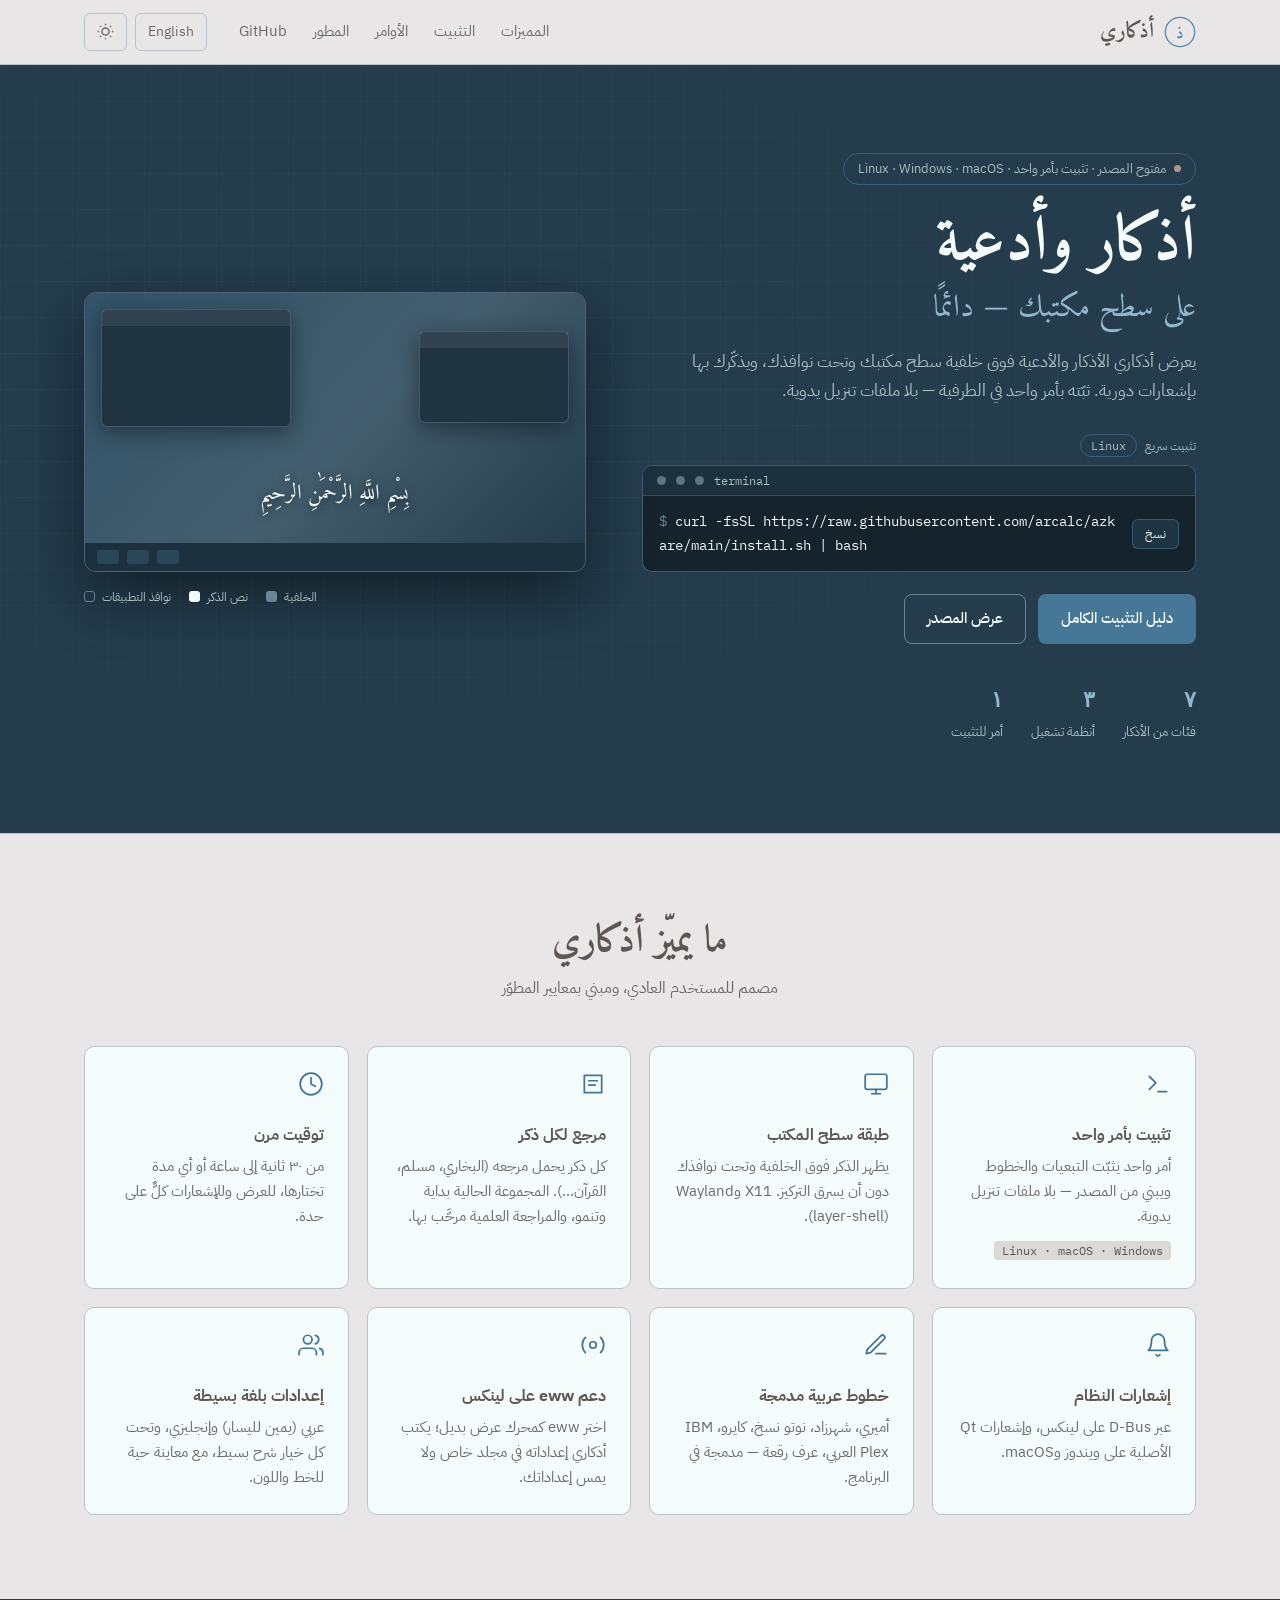
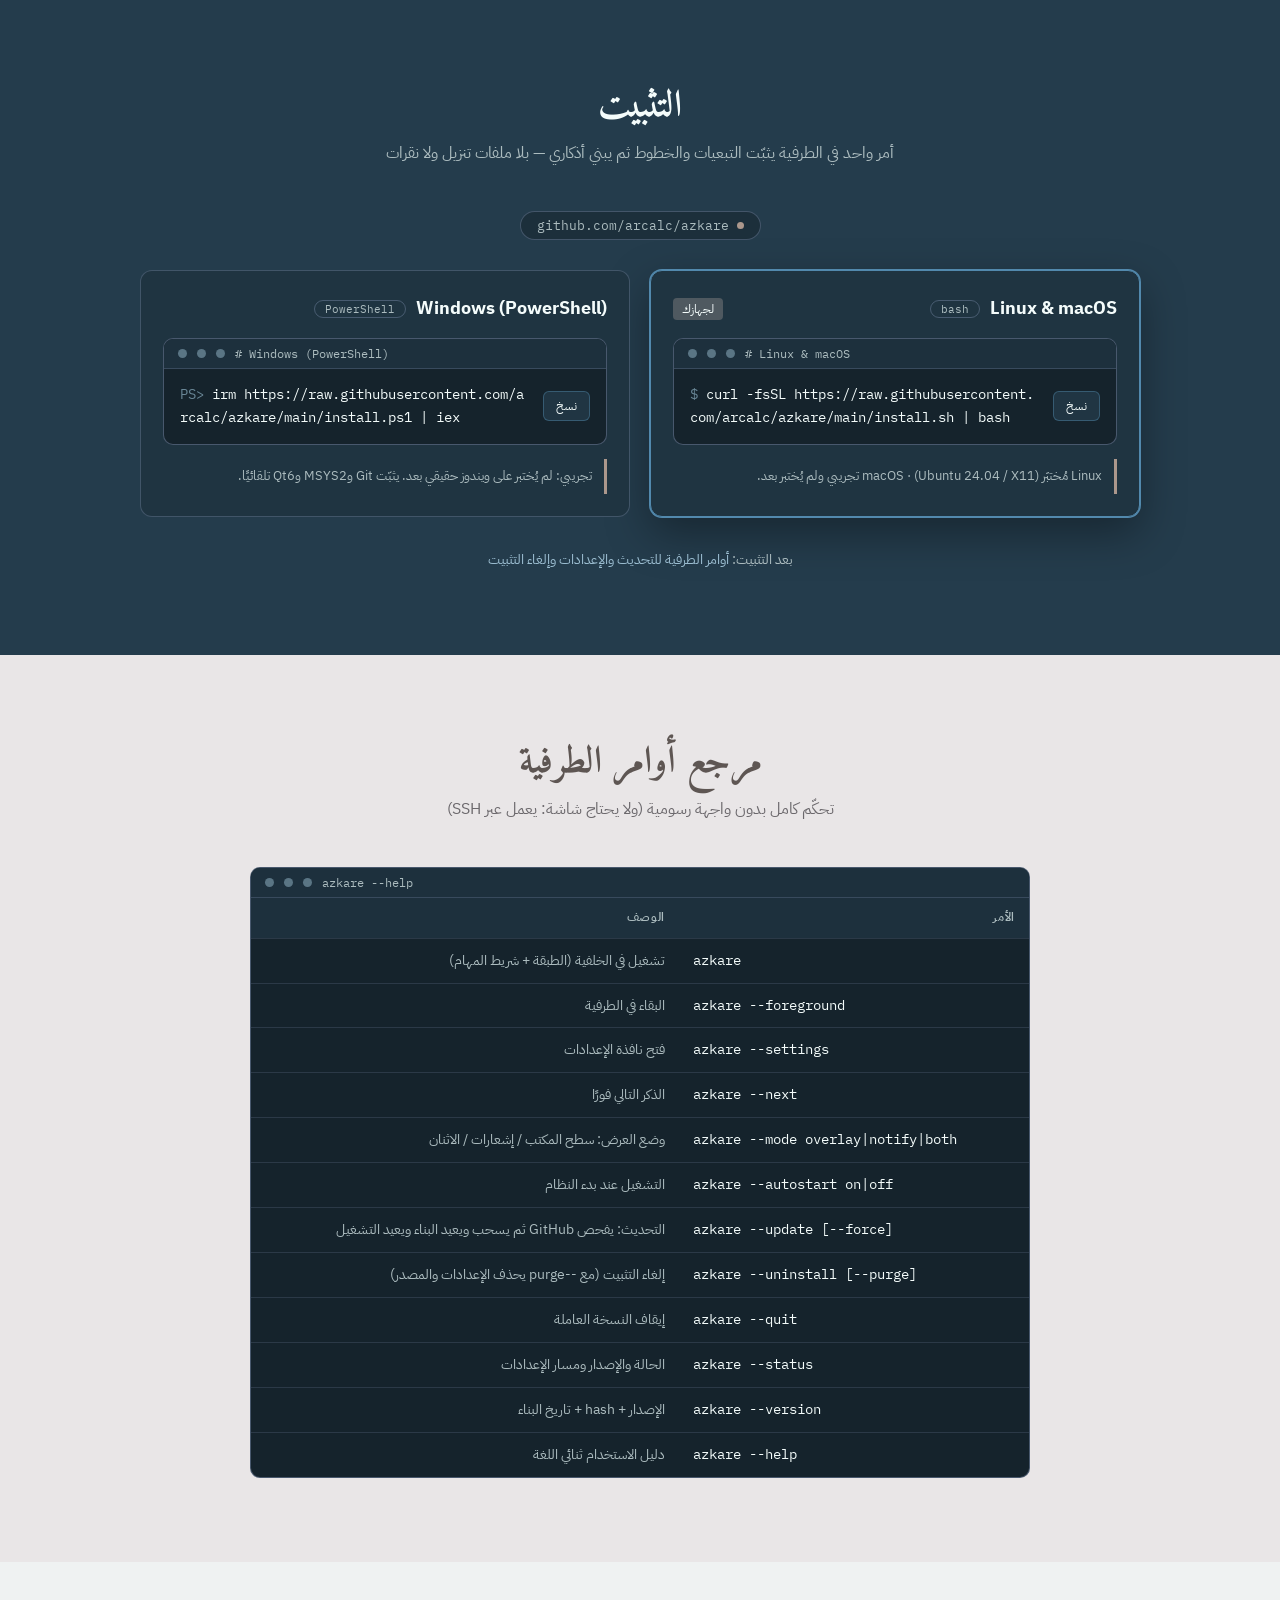
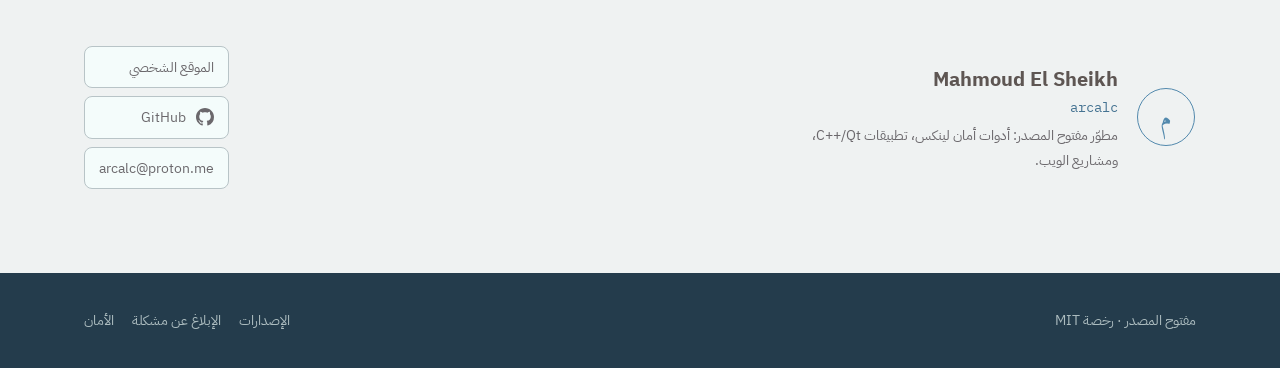
<file: index.html>
<!DOCTYPE html>
<html lang="ar" dir="rtl">
<head>
<meta charset="UTF-8">
<meta name="viewport" content="width=device-width, initial-scale=1">
<title>أذكاري — Azkare | أذكار وأدعية على سطح مكتبك</title>
<meta name="description" content="أذكار وأدعية على سطح مكتبك، تُثبَّت بأمر واحد في الطرفية — Linux وWindows وmacOS. Adhkar and Duas on your desktop, installed with one terminal command.">
<meta name="theme-color" content="#243C4C">
<meta property="og:title" content="أذكاري — Azkare">
<meta property="og:description" content="Adhkar and Duas on your desktop. One terminal command to install.">
<link rel="icon" type="image/svg+xml" href="[data-uri]">
<link rel="preconnect" href="https://fonts.googleapis.com"><link rel="preconnect" href="https://fonts.gstatic.com" crossorigin>
<link href="https://fonts.googleapis.com/css2?family=Amiri:wght@400;700&amp;family=IBM+Plex+Mono:wght@400;500&amp;family=IBM+Plex+Sans+Arabic:wght@300;400;500;600&amp;display=swap" rel="stylesheet">
<style>
/* Azkare website — Arctic Reflection + Urban Slate. Every colour below derives from those ten hex values. */
:root {
  --navy: #243C4C;  --cerulean: #5289AD;  --teal: #698696;  --silver: #ACBCBF;  --ice: #F4FCFB;
  --offwhite: #E9E6E7;  --charcoal: #5E5653;  --slate: #7B7F8A;  --taupe: #AB978C;  --steel: #6B7C98;

  --bg: var(--offwhite);
  --surface: var(--ice);
  --surface-2: color-mix(in srgb, var(--ice) 55%, var(--offwhite));
  --text: var(--charcoal);
  --text-2: color-mix(in srgb, var(--slate) 45%, var(--charcoal));
  --border: color-mix(in srgb, var(--silver) 80%, var(--offwhite));
  --link: color-mix(in srgb, var(--cerulean) 72%, var(--navy));
  --btn: color-mix(in srgb, var(--cerulean) 76%, var(--navy));
  --btn-hover: color-mix(in srgb, var(--teal) 70%, var(--navy));
  --badge-bg: color-mix(in srgb, var(--taupe) 35%, var(--ice));
  --term: color-mix(in srgb, var(--navy) 58%, #000);
  --term-bar: color-mix(in srgb, var(--navy) 80%, #000);
  --term-text: var(--ice);
  --term-dim: var(--silver);
  --nav-bg: color-mix(in srgb, var(--offwhite) 88%, transparent);
  --radius: 10px;
  color-scheme: light;
}
:root[data-theme="dark"] {
  --bg: var(--navy);
  --surface: color-mix(in srgb, var(--navy) 90%, var(--ice));
  --surface-2: color-mix(in srgb, var(--navy) 80%, #000);
  --text: var(--ice);
  --text-2: var(--silver);
  --border: color-mix(in srgb, var(--navy) 72%, var(--silver));
  --link: color-mix(in srgb, var(--cerulean) 55%, var(--ice));
  --btn: color-mix(in srgb, var(--cerulean) 82%, var(--navy));
  --btn-hover: var(--cerulean);
  --badge-bg: color-mix(in srgb, var(--taupe) 22%, var(--navy));
  --term: color-mix(in srgb, var(--navy) 50%, #000);
  --nav-bg: color-mix(in srgb, var(--navy) 88%, transparent);
  color-scheme: dark;
}
@media (prefers-color-scheme: dark) { :root:not([data-theme]) {
  --bg: var(--navy); --surface: color-mix(in srgb, var(--navy) 90%, var(--ice)); --surface-2: color-mix(in srgb, var(--navy) 80%, #000);
  --text: var(--ice); --text-2: var(--silver); --border: color-mix(in srgb, var(--navy) 72%, var(--silver));
  --link: color-mix(in srgb, var(--cerulean) 55%, var(--ice)); --btn: color-mix(in srgb, var(--cerulean) 82%, var(--navy));
  --btn-hover: var(--cerulean); --badge-bg: color-mix(in srgb, var(--taupe) 22%, var(--navy));
  --term: color-mix(in srgb, var(--navy) 50%, #000); --nav-bg: color-mix(in srgb, var(--navy) 88%, transparent); color-scheme: dark; } }

*, *::before, *::after { box-sizing: border-box; margin: 0; padding: 0; }
html { scroll-behavior: smooth; scroll-padding-top: 76px; -webkit-text-size-adjust: 100%; }
body { font-family: 'IBM Plex Sans Arabic', system-ui, sans-serif; background: var(--bg); color: var(--text); line-height: 1.7; transition: background .25s, color .25s; }
a { color: var(--link); text-decoration: none; } a:hover { text-decoration: underline; }
code, .mono { font-family: 'IBM Plex Mono', ui-monospace, monospace; }
.amiri { font-family: 'Amiri', serif; }
:focus-visible { outline: 2px solid var(--cerulean); outline-offset: 3px; border-radius: 4px; }
.skip { position: absolute; inset-inline-start: 12px; top: -60px; background: var(--btn); color: var(--ice); padding: 8px 14px; border-radius: 6px; z-index: 200; }
.skip:focus { top: 10px; text-decoration: none; }
.wrap { max-width: 1160px; margin: 0 auto; padding: 0 24px; }

/* nav */
.nav { position: sticky; top: 0; z-index: 100; background: var(--nav-bg); backdrop-filter: blur(12px); border-bottom: 1px solid var(--border); }
.nav .wrap { display: flex; align-items: center; gap: 20px; height: 64px; }
.brand { display: flex; align-items: center; gap: 10px; color: var(--text); font-family: 'Amiri', serif; font-size: 1.35rem; font-weight: 700; }
.brand:hover { text-decoration: none; }
.brand svg { width: 32px; height: 32px; color: var(--cerulean); }
.nav ul { display: flex; list-style: none; gap: 2px; margin-inline-start: auto; }
.nav ul a { color: var(--text-2); font-size: .92rem; padding: 6px 12px; border-radius: 6px; display: block; }
.nav ul a:hover { background: var(--surface); color: var(--text); text-decoration: none; }
.tools { display: flex; gap: 8px; }
.tool { background: none; border: 1px solid var(--border); color: var(--text-2); border-radius: 6px; padding: 6px 12px; font: inherit; font-size: .85rem; cursor: pointer; display: flex; align-items: center; gap: 6px; }
.tool:hover { border-color: var(--cerulean); color: var(--text); }
.icon-moon { display: none; } :root[data-theme="dark"] .icon-sun { display: none; } :root[data-theme="dark"] .icon-moon { display: block; }

/* hero — a night desk: deep navy with a faint grid */
.hero { background: var(--navy); color: var(--ice); position: relative; overflow: hidden; border-bottom: 1px solid var(--border); }
.hero::before { content: ""; position: absolute; inset: 0; background-image: linear-gradient(color-mix(in srgb, var(--cerulean) 9%, transparent) 1px, transparent 1px), linear-gradient(90deg, color-mix(in srgb, var(--cerulean) 9%, transparent) 1px, transparent 1px); background-size: 36px 36px; mask-image: radial-gradient(ellipse at 30% 40%, #000 20%, transparent 75%); }
.hero .wrap { position: relative; display: grid; grid-template-columns: 1.05fr .95fr; gap: 56px; align-items: center; padding-block: 88px; }
.eyebrow { display: inline-flex; align-items: center; gap: 8px; font-size: .8rem; color: var(--silver); border: 1px solid color-mix(in srgb, var(--cerulean) 45%, transparent); border-radius: 100px; padding: 4px 14px; margin-bottom: 22px; }
.dot { width: 7px; height: 7px; border-radius: 50%; background: var(--taupe); }
h1 { font-family: 'Amiri', serif; font-size: clamp(2.4rem, 5.4vw, 3.9rem); line-height: 1.2; font-weight: 700; }
h1 .b { display: block; font-size: .5em; color: color-mix(in srgb, var(--cerulean) 60%, var(--ice)); font-weight: 400; margin-top: 8px; }
.lead { color: var(--silver); font-size: 1.08rem; max-width: 52ch; margin: 20px 0 28px; }
.os-row { display: flex; align-items: center; gap: 8px; font-size: .78rem; color: var(--silver); margin-bottom: 8px; }
.pill { border: 1px solid color-mix(in srgb, var(--cerulean) 45%, transparent); border-radius: 100px; padding: 1px 10px; font-family: 'IBM Plex Mono', monospace; font-size: .72rem; }
.cta { display: flex; gap: 12px; flex-wrap: wrap; margin-top: 22px; }
.btn { display: inline-flex; align-items: center; gap: 8px; font: inherit; font-weight: 500; font-size: .95rem; padding: 11px 22px; border-radius: 8px; border: 1px solid transparent; cursor: pointer; }
.btn:hover { text-decoration: none; }
.btn-primary { background: var(--btn); color: var(--ice); } .btn-primary:hover { background: var(--btn-hover); }
.btn-ghost { border-color: color-mix(in srgb, var(--silver) 55%, transparent); color: var(--ice); background: none; } .btn-ghost:hover { border-color: var(--cerulean); }
.stats { display: flex; gap: 28px; margin-top: 36px; flex-wrap: wrap; }
.stat b { display: block; font-family: 'IBM Plex Mono', monospace; font-size: 1.4rem; color: color-mix(in srgb, var(--cerulean) 60%, var(--ice)); }
.stat small { color: var(--silver); font-size: .8rem; }

/* terminal */
.term { background: var(--term); border: 1px solid color-mix(in srgb, var(--steel) 60%, transparent); border-radius: var(--radius); overflow: hidden; text-align: start; }
.term-bar { background: var(--term-bar); display: flex; align-items: center; gap: 10px; padding: 7px 14px; font: .72rem 'IBM Plex Mono', monospace; color: var(--term-dim); border-bottom: 1px solid color-mix(in srgb, var(--steel) 35%, transparent); direction: ltr; }
.term-bar i { width: 9px; height: 9px; border-radius: 50%; background: var(--teal); opacity: .8; }
.term-row { display: flex; align-items: center; gap: 12px; padding: 14px 16px; direction: ltr; }
.term-row + .term-row { border-top: 1px solid color-mix(in srgb, var(--steel) 25%, transparent); }
.term code { flex: 1; color: var(--term-text); font-size: .86rem; word-break: break-all; }
.term code::before { content: attr(data-prompt) " "; color: var(--teal); user-select: none; }
.copy { background: color-mix(in srgb, var(--cerulean) 18%, transparent); border: 1px solid color-mix(in srgb, var(--cerulean) 45%, transparent); color: var(--ice); font: .76rem 'IBM Plex Sans Arabic', sans-serif; border-radius: 6px; padding: 5px 12px; cursor: pointer; white-space: nowrap; }
.copy:hover { background: var(--btn); }
.copy.done { background: color-mix(in srgb, var(--taupe) 55%, var(--navy)); border-color: var(--taupe); }

/* hero mockup */
.mock { direction: ltr; }
.screen { border: 1px solid color-mix(in srgb, var(--steel) 60%, transparent); border-radius: 12px; overflow: hidden; box-shadow: 0 24px 60px rgba(0,0,0,.45); }
.wall { height: 250px; position: relative; background: linear-gradient(135deg, color-mix(in srgb, var(--navy) 70%, var(--cerulean)), color-mix(in srgb, var(--navy) 55%, var(--teal)) 55%, var(--navy)); }
.dhikr { position: absolute; inset-inline: 0; bottom: 30px; text-align: center; font-family: 'Amiri', serif; font-size: 1.35rem; direction: rtl; color: var(--ice); text-shadow: 0 2px 8px rgba(0,0,0,.6); padding: 0 16px; animation: breathe 7s ease-in-out infinite; }
.win { position: absolute; background: color-mix(in srgb, var(--navy) 85%, #000); border: 1px solid color-mix(in srgb, var(--steel) 50%, transparent); border-radius: 6px; box-shadow: 0 6px 22px rgba(0,0,0,.4); }
.win::before { content: ""; display: block; height: 16px; background: color-mix(in srgb, var(--ice) 8%, transparent); }
.win.a { top: 16px; inset-inline-start: 16px; width: 190px; height: 118px; } .win.b { top: 38px; inset-inline-end: 16px; width: 150px; height: 92px; }
.bar { height: 28px; background: var(--term-bar); display: flex; gap: 8px; align-items: center; padding: 0 12px; }
.bar i { width: 22px; height: 14px; border-radius: 3px; background: color-mix(in srgb, var(--cerulean) 25%, transparent); }
.legend { display: flex; gap: 18px; margin-top: 14px; font-size: .78rem; color: var(--silver); flex-wrap: wrap; direction: inherit; }
.legend span::before { content: ""; display: inline-block; width: 11px; height: 11px; border-radius: 3px; margin-inline-end: 7px; vertical-align: -1px; }
.legend .l1::before { background: color-mix(in srgb, var(--navy) 85%, #000); border: 1px solid var(--steel); } .legend .l2::before { background: var(--ice); } .legend .l3::before { background: var(--teal); }
@keyframes breathe { 0%, 100% { opacity: .82; } 50% { opacity: 1; } }

/* sections */
section { padding: 84px 0; } .hero { padding: 0; } .alt { background: var(--surface-2); }
h2 { font-family: 'Amiri', serif; font-size: clamp(1.7rem, 3vw, 2.35rem); text-align: center; line-height: 1.3; }
.sub { text-align: center; color: var(--text-2); margin: 8px auto 44px; max-width: 60ch; }
.grid { display: grid; grid-template-columns: repeat(auto-fill, minmax(260px, 1fr)); gap: 18px; }
.card { background: var(--surface); border: 1px solid var(--border); border-radius: var(--radius); padding: 24px; transition: border-color .15s, transform .15s; }
.card:hover { border-color: var(--cerulean); transform: translateY(-2px); }
.card svg { width: 26px; height: 26px; color: var(--link); margin-bottom: 14px; }
.card h3 { font-size: 1.02rem; margin-bottom: 6px; } .card p { color: var(--text-2); font-size: .92rem; }
.badge { display: inline-block; font: .72rem 'IBM Plex Mono', monospace; background: var(--badge-bg); color: var(--text); border-radius: 4px; padding: 2px 8px; margin-top: 12px; }

/* install */
.ver { display: flex; width: fit-content; margin: 0 auto 30px; gap: 8px; align-items: center; font: .82rem 'IBM Plex Mono', monospace; color: var(--text-2); border: 1px solid var(--border); background: var(--surface); border-radius: 100px; padding: 5px 16px; }
.note { margin-top: 14px; font-size: .84rem; color: var(--text-2); border-inline-start: 3px solid var(--taupe); padding: 6px 12px; background: var(--surface); }

/* cli table */
.cli { max-width: 780px; margin: 0 auto; }
table { width: 100%; border-collapse: collapse; font-size: .88rem; }
th { text-align: start; padding: 10px 14px; background: var(--term-bar); color: var(--term-dim); font-size: .72rem; letter-spacing: .06em; text-transform: uppercase; font-weight: 600; }
td { padding: 10px 14px; border-top: 1px solid color-mix(in srgb, var(--steel) 25%, transparent); color: var(--term-dim); vertical-align: top; }
td:first-child { font-family: 'IBM Plex Mono', monospace; color: var(--term-text); white-space: nowrap; direction: ltr; text-align: left; }
.cli .term { background: var(--term); }

/* developer + footer */
.dev { display: flex; justify-content: space-between; align-items: center; gap: 32px; flex-wrap: wrap; }
.who { display: flex; gap: 18px; align-items: center; } .who svg { width: 60px; height: 60px; color: var(--cerulean); flex: none; }
.who h3 { font-size: 1.25rem; } .who .h { font-family: 'IBM Plex Mono', monospace; color: var(--link); font-size: .85rem; } .who p { color: var(--text-2); font-size: .9rem; max-width: 40ch; margin-top: 4px; }
.links { display: flex; flex-direction: column; gap: 8px; }
.links a { display: flex; gap: 10px; align-items: center; border: 1px solid var(--border); border-radius: 8px; padding: 8px 14px; color: var(--text-2); font-size: .9rem; background: var(--surface); }
.links a:hover { border-color: var(--cerulean); color: var(--text); text-decoration: none; }
footer { background: var(--navy); color: var(--silver); padding: 36px 0; font-size: .85rem; }
footer .wrap { display: flex; justify-content: space-between; gap: 20px; flex-wrap: wrap; align-items: center; }
footer a { color: var(--silver); } footer a:hover { color: var(--ice); }
footer nav { display: flex; gap: 18px; flex-wrap: wrap; }

@media (max-width: 900px) { .hero .wrap { grid-template-columns: 1fr; padding-block: 56px; } .mock { display: none; } }
@media (max-width: 720px) { .nav ul { display: none; } .tools { margin-inline-start: auto; } section { padding: 60px 0; } .term-row { flex-wrap: wrap; } }
@media (prefers-reduced-motion: reduce) { * { animation: none !important; transition: none !important; } html { scroll-behavior: auto; } }

/* install: always dark, independent of the page theme */
.install { background: var(--navy); color: var(--ice); }
.install h2 { color: var(--ice); }
.install .sub, .install .note { color: var(--silver); }
.install .ver { background: color-mix(in srgb, var(--navy) 78%, #000); border-color: color-mix(in srgb, var(--steel) 50%, transparent); color: var(--silver); }
.os-grid { display: grid; grid-template-columns: repeat(auto-fit, minmax(min(100%, 380px), 1fr)); gap: 20px; max-width: 1000px; margin: 0 auto; }
.os-card { background: color-mix(in srgb, var(--navy) 86%, #000); border: 1px solid color-mix(in srgb, var(--steel) 45%, transparent); border-radius: 12px; padding: 22px; transition: border-color .2s, box-shadow .2s; }
.os-card[data-current="true"] { border-color: var(--cerulean); box-shadow: 0 0 0 1px var(--cerulean), 0 16px 44px rgba(0,0,0,.35); }
.os-head { display: flex; align-items: center; gap: 10px; flex-wrap: wrap; margin-bottom: 14px; }
.os-head h3 { font-size: 1.12rem; }
.shell { font: .7rem 'IBM Plex Mono', monospace; color: var(--silver); border: 1px solid color-mix(in srgb, var(--steel) 55%, transparent); border-radius: 100px; padding: 1px 10px; }
.rec { margin-inline-start: auto; font-size: .74rem; color: var(--ice); background: color-mix(in srgb, var(--taupe) 32%, var(--navy)); border-radius: 4px; padding: 1px 9px; }
.rec[hidden] { display: none; }
.install .note { background: none; margin-top: 14px; }
.after { text-align: center; margin-top: 30px; font-size: .9rem; color: var(--silver); }
.after a { color: color-mix(in srgb, var(--cerulean) 55%, var(--ice)); }

</style>
</head>
<body>
<a class="skip" href="#main" data-ar="تخطَّ إلى المحتوى" data-en="Skip to content">تخطَّ إلى المحتوى</a>
<header class="nav"><div class="wrap">
  <a class="brand" href="#top" aria-label="Azkare"><svg viewBox="0 0 36 36" aria-hidden="true"><circle cx="18" cy="18" r="16.5" fill="none" stroke="currentColor" stroke-width="1.5"/><text x="18" y="25" text-anchor="middle" font-family="Amiri,serif" font-size="19" fill="currentColor">ذ</text></svg><span data-ar="أذكاري" data-en="Azkare">أذكاري</span></a>
  <ul>
    <li><a href="#features" data-ar="المميزات" data-en="Features">المميزات</a></li>
    <li><a href="#install" data-ar="التثبيت" data-en="Install">التثبيت</a></li>
    <li><a href="#cli" data-ar="الأوامر" data-en="CLI">الأوامر</a></li>
    <li><a href="#developer" data-ar="المطور" data-en="Developer">المطور</a></li>
    <li><a href="https://github.com/arcalc/azkare" target="_blank" rel="noopener">GitHub</a></li>
  </ul>
  <div class="tools">
    <button class="tool" id="langBtn" type="button" aria-label="Language"><span>English</span></button>
    <button class="tool" id="themeBtn" type="button" aria-label="Toggle light / dark theme">
      <svg class="icon-sun" viewBox="0 0 24 24" width="17" height="17" fill="none" stroke="currentColor" stroke-width="2"><circle cx="12" cy="12" r="5"/><path d="M12 1v2M12 21v2M4.2 4.2l1.4 1.4M18.4 18.4l1.4 1.4M1 12h2M21 12h2M4.2 19.8l1.4-1.4M18.4 5.6l1.4-1.4"/></svg>
      <svg class="icon-moon" viewBox="0 0 24 24" width="17" height="17" fill="none" stroke="currentColor" stroke-width="2"><path d="M21 12.8A9 9 0 1111.2 3 7 7 0 0021 12.8z"/></svg>
    </button>
  </div>
</div></header>

<main id="main">
<section class="hero" id="top"><div class="wrap">
  <div>
    <span class="eyebrow"><span class="dot"></span><span data-ar="مفتوح المصدر · تثبيت بأمر واحد · Linux · Windows · macOS" data-en="Open source · one-command install · Linux · Windows · macOS">مفتوح المصدر · تثبيت بأمر واحد · Linux · Windows · macOS</span></span>
    <h1><span class="a" data-ar="أذكار وأدعية" data-en="Adhkar &amp; Duas">أذكار وأدعية</span><span class="b" data-ar="على سطح مكتبك — دائمًا" data-en="on your desktop, always">على سطح مكتبك — دائمًا</span></h1>
    <p class="lead" data-ar="يعرض أذكاري الأذكار والأدعية فوق خلفية سطح مكتبك وتحت نوافذك، ويذكّرك بها بإشعارات دورية. ثبّته بأمر واحد في الطرفية — بلا ملفات تنزيل يدوية." data-en="Azkare shows Adhkar and Duas above your wallpaper and below your windows, with periodic reminder notifications. Install it with a single terminal command — no manual downloads.">يعرض أذكاري الأذكار والأدعية فوق خلفية سطح مكتبك وتحت نوافذك، ويذكّرك بها بإشعارات دورية. ثبّته بأمر واحد في الطرفية — بلا ملفات تنزيل يدوية.</p>
    <div class="os-row"><span data-ar="تثبيت سريع" data-en="Quick install">تثبيت سريع</span><span class="pill" id="osPill">Linux</span></div>
    <div class="term" dir="ltr"><div class="term-bar"><i></i><i></i><i></i><span>terminal</span></div><div class="term-row" dir="ltr"><code id="heroCmd" dir="ltr" data-prompt="$">curl -fsSL https://raw.githubusercontent.com/arcalc/azkare/main/install.sh | bash</code><button class="copy" type="button" data-copy="heroCmd" data-ar="نسخ" data-en="Copy">نسخ</button></div></div>
    <div class="cta">
      <a class="btn btn-primary" href="#install" data-ar="دليل التثبيت الكامل" data-en="Full install guide">دليل التثبيت الكامل</a>
      <a class="btn btn-ghost" href="https://github.com/arcalc/azkare" target="_blank" rel="noopener" data-ar="عرض المصدر" data-en="View source">عرض المصدر</a>
    </div>
    <div class="stats">
      <div class="stat"><b>٧</b><small data-ar="فئات من الأذكار" data-en="categories of Adhkar">فئات من الأذكار</small></div>
      <div class="stat"><b>٣</b><small data-ar="أنظمة تشغيل" data-en="platforms">أنظمة تشغيل</small></div>
      <div class="stat"><b>١</b><small data-ar="أمر للتثبيت" data-en="command to install">أمر للتثبيت</small></div>
    </div>
  </div>
  <div class="mock" aria-hidden="true">
    <div class="screen"><div class="wall">
      <div class="dhikr">بِسْمِ اللَّهِ الرَّحْمَٰنِ الرَّحِيمِ</div>
      <div class="win a"></div><div class="win b"></div>
    </div><div class="bar"><i></i><i></i><i></i></div></div>
    <div class="legend"><span class="l1" data-ar="نوافذ التطبيقات" data-en="App windows">نوافذ التطبيقات</span><span class="l2" data-ar="نص الذكر" data-en="Dhikr text">نص الذكر</span><span class="l3" data-ar="الخلفية" data-en="Wallpaper">الخلفية</span></div>
  </div>
</div></section>

<section id="features"><div class="wrap">
  <h2 data-ar="ما يميّز أذكاري" data-en="What Azkare does">ما يميّز أذكاري</h2>
  <p class="sub" data-ar="مصمم للمستخدم العادي، ومبني بمعايير المطوّر" data-en="Built for everyday users, with developer-grade tooling">مصمم للمستخدم العادي، ومبني بمعايير المطوّر</p>
  <div class="grid"><article class="card"><svg viewBox="0 0 24 24" fill="none" stroke="currentColor" stroke-width="1.6" stroke-linecap="round" stroke-linejoin="round" aria-hidden="true"><polyline points="4 17 10 11 4 5"/><line x1="12" y1="19" x2="20" y2="19"/></svg><h3 data-ar="تثبيت بأمر واحد" data-en="One-command install">تثبيت بأمر واحد</h3><p data-ar="أمر واحد يثبّت التبعيات والخطوط ويبني من المصدر — بلا ملفات تنزيل يدوية." data-en="One command installs dependencies and fonts and builds from source — no manual downloads.">أمر واحد يثبّت التبعيات والخطوط ويبني من المصدر — بلا ملفات تنزيل يدوية.</p><span class=badge>Linux · macOS · Windows</span></article><article class="card"><svg viewBox="0 0 24 24" fill="none" stroke="currentColor" stroke-width="1.6" stroke-linecap="round" stroke-linejoin="round" aria-hidden="true"><rect x="2" y="3" width="20" height="14" rx="2"/><line x1="8" y1="21" x2="16" y2="21"/><line x1="12" y1="17" x2="12" y2="21"/></svg><h3 data-ar="طبقة سطح المكتب" data-en="Wallpaper layer">طبقة سطح المكتب</h3><p data-ar="يظهر الذكر فوق الخلفية وتحت نوافذك دون أن يسرق التركيز. X11 وWayland (layer-shell)." data-en="The Dhikr sits above your wallpaper and below your windows without stealing focus. X11 and Wayland (layer-shell).">يظهر الذكر فوق الخلفية وتحت نوافذك دون أن يسرق التركيز. X11 وWayland (layer-shell).</p></article><article class="card"><svg viewBox="0 0 24 24" fill="none" stroke="currentColor" stroke-width="1.6" stroke-linecap="round" stroke-linejoin="round" aria-hidden="true"><path d="M4 4h16v16H4z"/><line x1="8" y1="9" x2="16" y2="9"/><line x1="8" y1="13" x2="14" y2="13"/></svg><h3 data-ar="مرجع لكل ذكر" data-en="A reference for every entry">مرجع لكل ذكر</h3><p data-ar="كل ذكر يحمل مرجعه (البخاري، مسلم، القرآن…). المجموعة الحالية بداية وتنمو، والمراجعة العلمية مرحَّب بها." data-en="Every entry carries its reference (Bukhari, Muslim, Quran…). The collection is a growing starter set; scholarly review is welcome.">كل ذكر يحمل مرجعه (البخاري، مسلم، القرآن…). المجموعة الحالية بداية وتنمو، والمراجعة العلمية مرحَّب بها.</p></article><article class="card"><svg viewBox="0 0 24 24" fill="none" stroke="currentColor" stroke-width="1.6" stroke-linecap="round" stroke-linejoin="round" aria-hidden="true"><circle cx="12" cy="12" r="10"/><polyline points="12 6 12 12 16 14"/></svg><h3 data-ar="توقيت مرن" data-en="Flexible timing">توقيت مرن</h3><p data-ar="من ٣٠ ثانية إلى ساعة أو أي مدة تختارها، للعرض وللإشعارات كلٌّ على حدة." data-en="From 30 seconds to an hour or any custom length, set separately for the overlay and for notifications.">من ٣٠ ثانية إلى ساعة أو أي مدة تختارها، للعرض وللإشعارات كلٌّ على حدة.</p></article><article class="card"><svg viewBox="0 0 24 24" fill="none" stroke="currentColor" stroke-width="1.6" stroke-linecap="round" stroke-linejoin="round" aria-hidden="true"><path d="M18 8A6 6 0 006 8c0 7-3 9-3 9h18s-3-2-3-9"/><path d="M13.7 21a2 2 0 01-3.4 0"/></svg><h3 data-ar="إشعارات النظام" data-en="Native notifications">إشعارات النظام</h3><p data-ar="عبر D-Bus على لينكس، وإشعارات Qt الأصلية على ويندوز وmacOS." data-en="Over D-Bus on Linux, Qt's native notifications on Windows and macOS.">عبر D-Bus على لينكس، وإشعارات Qt الأصلية على ويندوز وmacOS.</p></article><article class="card"><svg viewBox="0 0 24 24" fill="none" stroke="currentColor" stroke-width="1.6" stroke-linecap="round" stroke-linejoin="round" aria-hidden="true"><path d="M12 20h9"/><path d="M16.5 3.5a2.1 2.1 0 013 3L7 19l-4 1 1-4z"/></svg><h3 data-ar="خطوط عربية مدمجة" data-en="Bundled Arabic fonts">خطوط عربية مدمجة</h3><p data-ar="أميري، شهرزاد، نوتو نسخ، كايرو، IBM Plex العربي، عرف رقعة — مدمجة في البرنامج." data-en="Amiri, Scheherazade New, Noto Naskh, Cairo, IBM Plex Arabic, Aref Ruqaa — built into the app.">أميري، شهرزاد، نوتو نسخ، كايرو، IBM Plex العربي، عرف رقعة — مدمجة في البرنامج.</p></article><article class="card"><svg viewBox="0 0 24 24" fill="none" stroke="currentColor" stroke-width="1.6" stroke-linecap="round" stroke-linejoin="round" aria-hidden="true"><circle cx="12" cy="12" r="3"/><path d="M19 5a10 10 0 010 14M5 5a10 10 0 000 14"/></svg><h3 data-ar="دعم eww على لينكس" data-en="eww on Linux">دعم eww على لينكس</h3><p data-ar="اختر eww كمحرك عرض بديل؛ يكتب أذكاري إعداداته في مجلد خاص ولا يمس إعداداتك." data-en="Pick eww as an alternative engine; Azkare writes its config to a private folder and never touches yours.">اختر eww كمحرك عرض بديل؛ يكتب أذكاري إعداداته في مجلد خاص ولا يمس إعداداتك.</p></article><article class="card"><svg viewBox="0 0 24 24" fill="none" stroke="currentColor" stroke-width="1.6" stroke-linecap="round" stroke-linejoin="round" aria-hidden="true"><path d="M17 21v-2a4 4 0 00-4-4H5a4 4 0 00-4 4v2"/><circle cx="9" cy="7" r="4"/><path d="M23 21v-2a4 4 0 00-3-3.9M16 3.1a4 4 0 010 7.8"/></svg><h3 data-ar="إعدادات بلغة بسيطة" data-en="Plain-language settings">إعدادات بلغة بسيطة</h3><p data-ar="عربي (يمين لليسار) وإنجليزي، وتحت كل خيار شرح بسيط، مع معاينة حية للخط واللون." data-en="Arabic (right-to-left) and English, with a plain explanation under every option and a live preview of font and colour.">عربي (يمين لليسار) وإنجليزي، وتحت كل خيار شرح بسيط، مع معاينة حية للخط واللون.</p></article></div>
</div></section>

<section id="install" class="install"><div class="wrap">
  <h2 data-ar="التثبيت" data-en="Install">التثبيت</h2>
  <p class="sub" data-ar="أمر واحد في الطرفية يثبّت التبعيات والخطوط ثم يبني أذكاري — بلا ملفات تنزيل ولا نقرات" data-en="One terminal command installs the dependencies and fonts, then builds Azkare — no downloads, no clicking">أمر واحد في الطرفية يثبّت التبعيات والخطوط ثم يبني أذكاري — بلا ملفات تنزيل ولا نقرات</p>
  <div class="ver" id="verBadge" aria-live="polite"><span class="dot"></span><span id="verText">…</span></div>
  <div class="os-grid">
    <article class="os-card" data-os="unix">
      <div class="os-head"><h3>Linux &amp; macOS</h3><span class="shell">bash</span><span class="rec" hidden data-ar="لجهازك" data-en="For your system">لجهازك</span></div>
      <div class="term" dir="ltr"><div class="term-bar"><i></i><i></i><i></i><span># Linux &amp; macOS</span></div>
        <div class="term-row" dir="ltr"><code id="cmd-unix" dir="ltr" data-prompt="$">curl -fsSL https://raw.githubusercontent.com/arcalc/azkare/main/install.sh | bash</code><button class="copy" type="button" data-copy="cmd-unix" data-ar="نسخ" data-en="Copy">نسخ</button></div></div>
      <p class="note" data-ar="Linux مُختبَر (Ubuntu 24.04 / X11) · macOS تجريبي ولم يُختبر بعد." data-en="Linux tested (Ubuntu 24.04 / X11) · macOS is experimental and not tested yet.">Linux مُختبَر (Ubuntu 24.04 / X11) · macOS تجريبي ولم يُختبر بعد.</p>
    </article>
    <article class="os-card" data-os="win">
      <div class="os-head"><h3>Windows (PowerShell)</h3><span class="shell">PowerShell</span><span class="rec" hidden data-ar="لجهازك" data-en="For your system">لجهازك</span></div>
      <div class="term" dir="ltr"><div class="term-bar"><i></i><i></i><i></i><span># Windows (PowerShell)</span></div>
        <div class="term-row" dir="ltr"><code id="cmd-win" dir="ltr" data-prompt="PS&gt;">irm https://raw.githubusercontent.com/arcalc/azkare/main/install.ps1 | iex</code><button class="copy" type="button" data-copy="cmd-win" data-ar="نسخ" data-en="Copy">نسخ</button></div></div>
      <p class="note" data-ar="تجريبي: لم يُختبر على ويندوز حقيقي بعد. يثبّت Git وMSYS2 وQt6 تلقائيًا." data-en="Experimental: not tested on a real Windows machine yet. Installs Git, MSYS2 and Qt6 automatically.">تجريبي: لم يُختبر على ويندوز حقيقي بعد. يثبّت Git وMSYS2 وQt6 تلقائيًا.</p>
    </article>
  </div>
  <p class="after"><span data-ar="بعد التثبيت:" data-en="After installing:">بعد التثبيت:</span> <a href="#cli" data-ar="أوامر الطرفية للتحديث والإعدادات وإلغاء التثبيت" data-en="terminal commands for updating, settings and uninstalling">أوامر الطرفية للتحديث والإعدادات وإلغاء التثبيت</a></p>
</div></section>

<section id="cli"><div class="wrap">
  <h2 data-ar="مرجع أوامر الطرفية" data-en="CLI reference">مرجع أوامر الطرفية</h2>
  <p class="sub" data-ar="تحكّم كامل بدون واجهة رسومية (ولا يحتاج شاشة: يعمل عبر SSH)" data-en="Full control without a GUI (needs no display: works over SSH)">تحكّم كامل بدون واجهة رسومية (ولا يحتاج شاشة: يعمل عبر SSH)</p>
  <div class="cli"><div class="term"><div class="term-bar"><i></i><i></i><i></i><span>azkare --help</span></div>
  <table><thead><tr><th data-ar="الأمر" data-en="Command">الأمر</th><th data-ar="الوصف" data-en="What it does">الوصف</th></tr></thead><tbody><tr><td dir="ltr">azkare</td><td data-ar="تشغيل في الخلفية (الطبقة + شريط المهام)" data-en="Start in the background (overlay + tray)">تشغيل في الخلفية (الطبقة + شريط المهام)</td></tr><tr><td dir="ltr">azkare --foreground</td><td data-ar="البقاء في الطرفية" data-en="Stay attached to the terminal">البقاء في الطرفية</td></tr><tr><td dir="ltr">azkare --settings</td><td data-ar="فتح نافذة الإعدادات" data-en="Open the settings window">فتح نافذة الإعدادات</td></tr><tr><td dir="ltr">azkare --next</td><td data-ar="الذكر التالي فورًا" data-en="Show the next Dhikr now">الذكر التالي فورًا</td></tr><tr><td dir="ltr">azkare --mode overlay|notify|both</td><td data-ar="وضع العرض: سطح المكتب / إشعارات / الاثنان" data-en="Display mode: desktop / notifications / both">وضع العرض: سطح المكتب / إشعارات / الاثنان</td></tr><tr><td dir="ltr">azkare --autostart on|off</td><td data-ar="التشغيل عند بدء النظام" data-en="Start at login">التشغيل عند بدء النظام</td></tr><tr><td dir="ltr">azkare --update [--force]</td><td data-ar="التحديث: يفحص GitHub ثم يسحب ويعيد البناء ويعيد التشغيل" data-en="Update: checks GitHub, pulls, rebuilds, restarts">التحديث: يفحص GitHub ثم يسحب ويعيد البناء ويعيد التشغيل</td></tr><tr><td dir="ltr">azkare --uninstall [--purge]</td><td data-ar="إلغاء التثبيت (مع --purge يحذف الإعدادات والمصدر)" data-en="Uninstall (--purge also removes settings and source)">إلغاء التثبيت (مع --purge يحذف الإعدادات والمصدر)</td></tr><tr><td dir="ltr">azkare --quit</td><td data-ar="إيقاف النسخة العاملة" data-en="Stop the running instance">إيقاف النسخة العاملة</td></tr><tr><td dir="ltr">azkare --status</td><td data-ar="الحالة والإصدار ومسار الإعدادات" data-en="Status, version and config path">الحالة والإصدار ومسار الإعدادات</td></tr><tr><td dir="ltr">azkare --version</td><td data-ar="الإصدار + hash + تاريخ البناء" data-en="Version + git hash + build date">الإصدار + hash + تاريخ البناء</td></tr><tr><td dir="ltr">azkare --help</td><td data-ar="دليل الاستخدام ثنائي اللغة" data-en="Bilingual usage guide">دليل الاستخدام ثنائي اللغة</td></tr></tbody></table></div></div>
</div></section>

<section id="developer" class="alt"><div class="wrap dev">
  <div class="who"><svg viewBox="0 0 60 60" aria-hidden="true"><circle cx="30" cy="30" r="28.5" fill="none" stroke="currentColor"/><text x="30" y="39" text-anchor="middle" font-family="Amiri,serif" font-size="26" fill="currentColor">م</text></svg>
    <div><h3>Mahmoud El Sheikh</h3><div class="h">arcalc</div><p data-ar="مطوّر مفتوح المصدر: أدوات أمان لينكس، تطبيقات C++/Qt، ومشاريع الويب." data-en="Open-source developer: Linux security tools, C++/Qt desktop apps and web projects.">مطوّر مفتوح المصدر: أدوات أمان لينكس، تطبيقات C++/Qt، ومشاريع الويب.</p></div></div>
  <div class="links">
    <a href="https://arcalc.github.io/arcalc" target="_blank" rel="noopener"><span data-ar="الموقع الشخصي" data-en="Portfolio">الموقع الشخصي</span></a>
    <a href="https://github.com/arcalc/azkare" target="_blank" rel="noopener"><svg viewBox="0 0 16 16" width="18" height="18" fill="currentColor" aria-hidden="true"><path d="M8 0C3.58 0 0 3.58 0 8c0 3.54 2.29 6.53 5.47 7.59.4.07.55-.17.55-.38v-1.49c-2.01.37-2.53-.49-2.69-.94-.09-.23-.48-.94-.82-1.13-.28-.15-.68-.52-.01-.53.63-.01 1.08.58 1.23.82.72 1.21 1.87.87 2.33.66.07-.52.28-.87.51-1.07-1.78-.2-3.64-.89-3.64-3.95 0-.87.31-1.59.82-2.15-.08-.2-.36-1.02.08-2.12 0 0 .67-.21 2.2.82.64-.18 1.32-.27 2-.27s1.36.09 2 .27c1.53-1.04 2.2-.82 2.2-.82.44 1.1.16 1.92.08 2.12.51.56.82 1.27.82 2.15 0 3.07-1.87 3.75-3.65 3.95.29.25.54.73.54 1.48v2.2c0 .21.15.46.55.38A8 8 0 0016 8c0-4.42-3.58-8-8-8z"/></svg> GitHub</a>
    <a href="mailto:arcalc@proton.me">arcalc@proton.me</a>
  </div>
</div></section>
</main>

<footer><div class="wrap">
  <span data-ar="مفتوح المصدر · رخصة MIT" data-en="Open source · MIT licence">مفتوح المصدر · رخصة MIT</span>
  <nav><a href="https://github.com/arcalc/azkare/releases" target="_blank" rel="noopener" data-ar="الإصدارات" data-en="Releases">الإصدارات</a><a href="https://github.com/arcalc/azkare/issues" target="_blank" rel="noopener" data-ar="الإبلاغ عن مشكلة" data-en="Report an issue">الإبلاغ عن مشكلة</a><a href="https://github.com/arcalc/azkare/security/policy" target="_blank" rel="noopener" data-ar="الأمان" data-en="Security">الأمان</a></nav>
</div></footer>
<script>
'use strict';
/* Azkare site: bilingual RTL/LTR, light/dark, OS-aware install box, copy buttons, tabs, latest tag. */

const RAW = 'https://raw.githubusercontent.com/arcalc/azkare/main';
const CMD = {
  unix: `curl -fsSL ${RAW}/install.sh | bash`,
  win: `irm ${RAW}/install.ps1 | iex`,
};
const LABELS = {
  copy: { ar: 'نسخ', en: 'Copy' },
  copied: { ar: 'تم النسخ ✓', en: 'Copied! ✓' },
};
const state = { lang: 'ar', theme: null, tag: null, noRelease: false };

const $ = (sel, root = document) => root.querySelector(sel);
const $$ = (sel, root = document) => Array.from(root.querySelectorAll(sel));
const store = {
  get(k) { try { return localStorage.getItem(k); } catch (_) { return null; } },
  set(k, v) { try { localStorage.setItem(k, v); } catch (_) { /* private mode */ } },
};

/* ── language ─────────────────────────────────────────────────────────────── */
function applyLang(lang) {
  state.lang = lang;
  const root = document.documentElement;
  root.lang = lang;
  root.dir = lang === 'ar' ? 'rtl' : 'ltr';
  $$('[data-ar]').forEach((el) => {
    const v = el.dataset[lang];
    if (v !== undefined) el.textContent = v;
  });
  const btn = $('#langBtn span');
  if (btn) btn.textContent = lang === 'ar' ? 'English' : 'عربي';
  renderVersion();
  store.set('az-lang', lang);
}

/* ── theme ────────────────────────────────────────────────────────────────── */
function applyTheme(theme) {
  state.theme = theme;
  document.documentElement.dataset.theme = theme;
  const meta = $('meta[name="theme-color"]');
  if (meta) meta.content = theme === 'dark' ? '#243C4C' : '#E9E6E7';
  store.set('az-theme', theme);
}
function initialTheme() {
  const saved = store.get('az-theme');
  if (saved === 'light' || saved === 'dark') return saved;
  return window.matchMedia && matchMedia('(prefers-color-scheme: dark)').matches ? 'dark' : 'light';
}

/* ── OS detection ─────────────────────────────────────────────────────────── */
function detectOS() {
  const hint = ((navigator.userAgentData && navigator.userAgentData.platform) || navigator.platform || '') + ' ' + (navigator.userAgent || '');
  const s = hint.toLowerCase();
  if (s.includes('win')) return 'windows';
  if (s.includes('mac') || s.includes('iphone') || s.includes('ipad')) return 'macos';
  return 'linux';
}
function applyOS(os) {
  $$('.os-card').forEach((c) => {
    const mine = c.dataset.os === (os === 'windows' ? 'win' : 'unix');
    c.dataset.current = String(mine);
    const rec = $('.rec', c);
    if (rec) rec.hidden = !mine;
  });
  const code = $('#heroCmd');
  const pill = $('#osPill');
  if (!code) return;
  code.textContent = os === 'windows' ? CMD.win : CMD.unix;
  code.dataset.prompt = os === 'windows' ? 'PS>' : os === 'macos' ? '%' : '$';
  if (pill) pill.textContent = { windows: 'Windows', macos: 'macOS', linux: 'Linux' }[os];
}

/* ── copy ─────────────────────────────────────────────────────────────────── */
async function copyFrom(btn) {
  const target = document.getElementById(btn.dataset.copy);
  if (!target) return;
  const text = target.textContent.trim();       // the prompt is CSS-only, so this is the exact command
  let ok = false;
  try { await navigator.clipboard.writeText(text); ok = true; } catch (_) {
    const ta = document.createElement('textarea');
    ta.value = text; ta.style.cssText = 'position:fixed;opacity:0';
    document.body.appendChild(ta); ta.select();
    try { ok = document.execCommand('copy'); } catch (_) { ok = false; }
    ta.remove();
  }
  if (!ok) return;
  btn.classList.add('done');
  btn.textContent = LABELS.copied[state.lang];
  clearTimeout(btn._t);
  btn._t = setTimeout(() => { btn.classList.remove('done'); btn.textContent = LABELS.copy[state.lang]; }, 2000);
}

/* ── latest version from GitHub (release first, newest v* tag as fallback) ─── */
function semverKey(t) { return t.replace(/^v/, '').split('.').map((n) => parseInt(n, 10) || 0); }
function newer(a, b) { const x = semverKey(a), y = semverKey(b); for (let i = 0; i < 3; i++) { if (x[i] !== y[i]) return x[i] > y[i]; } return false; }

async function fetchLatest() {
  const api = 'https://api.github.com/repos/arcalc/azkare';
  const opts = { headers: { Accept: 'application/vnd.github+json' } };
  try {
    const r = await fetch(`${api}/releases/latest`, opts);
    if (r.ok) { state.tag = (await r.json()).tag_name; return; }
    if (r.status !== 404) throw new Error(String(r.status));
    const t = await fetch(`${api}/tags?per_page=100`, opts);
    if (!t.ok) throw new Error(String(t.status));
    const tags = (await t.json()).map((x) => x.name).filter((n) => /^v?\d+\.\d+\.\d+$/.test(n));
    if (tags.length) state.tag = tags.reduce((m, n) => (newer(n, m) ? n : m));
    else state.noRelease = true;
  } catch (_) { state.tag = null; }
}
function renderVersion() {
  const el = $('#verText');
  if (!el) return;
  const ar = state.lang === 'ar';
  if (state.tag) el.textContent = ar ? `أحدث إصدار: ${state.tag}` : `Latest: ${state.tag}`;
  else if (state.noRelease) el.textContent = ar ? 'لا إصدار منشور بعد — يُثبَّت من فرع main' : 'No release published yet — installs from main';
  else el.textContent = 'github.com/arcalc/azkare';
}

/* ── boot ─────────────────────────────────────────────────────────────────── */
function init() {
  if (init.done) return;
  init.done = true;
  const lang = store.get('az-lang');
  applyTheme(initialTheme());
  applyLang(lang === 'en' ? 'en' : 'ar');
  applyOS(detectOS());

  $('#langBtn').addEventListener('click', () => applyLang(state.lang === 'ar' ? 'en' : 'ar'));
  $('#themeBtn').addEventListener('click', () => applyTheme(state.theme === 'dark' ? 'light' : 'dark'));
  document.addEventListener('click', (e) => { const b = e.target.closest('.copy[data-copy]'); if (b) copyFrom(b); });

  renderVersion();
  fetchLatest().then(renderVersion);
}
document.addEventListener('DOMContentLoaded', init);

</script>
</body>
</html>
</file>
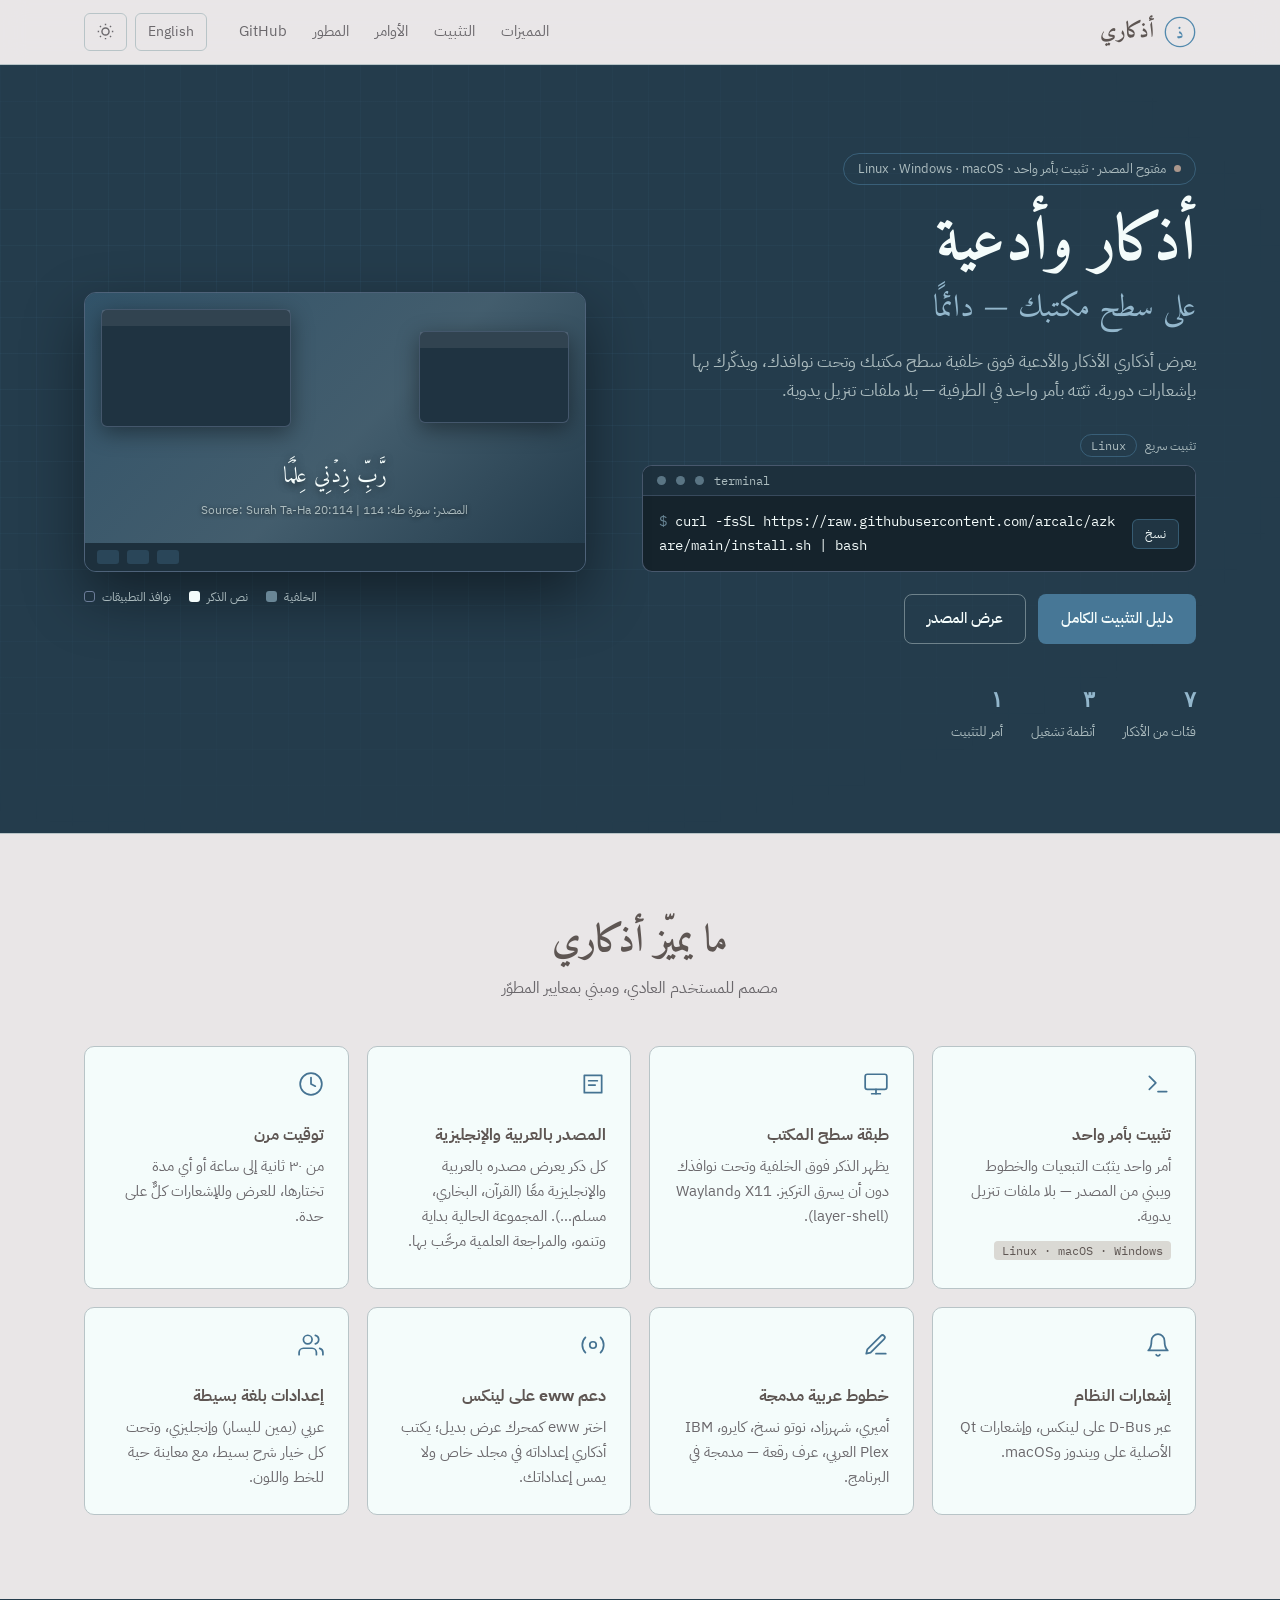
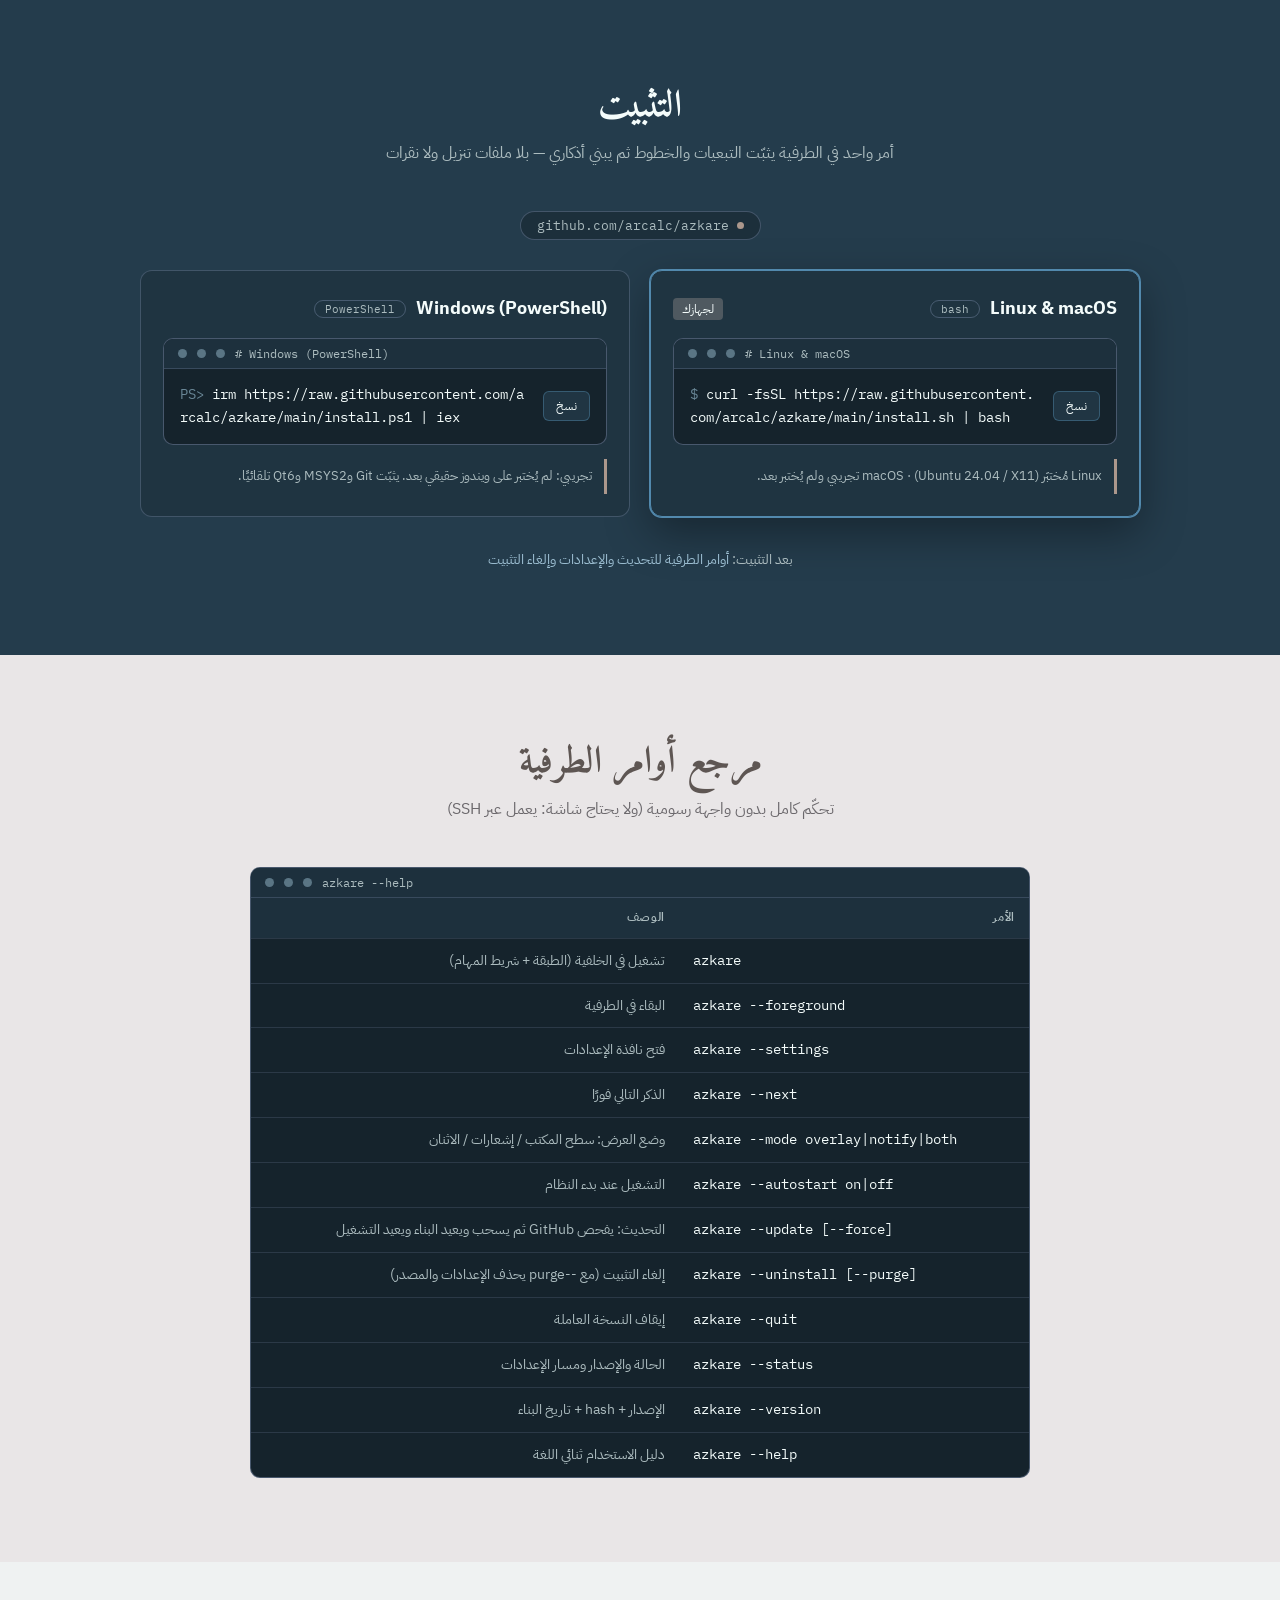
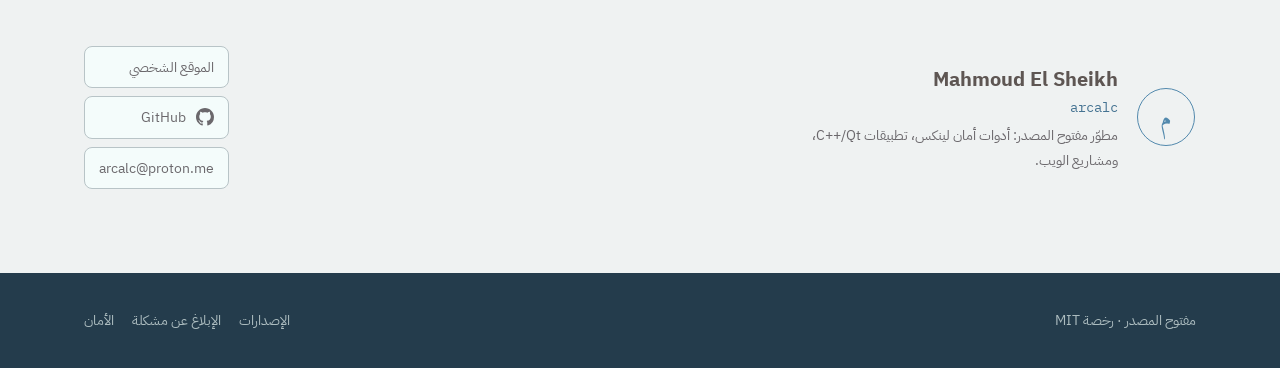
<file: docs/index.html>
<!DOCTYPE html>
<html lang="ar" dir="rtl">
<head>
<meta charset="UTF-8">
<meta name="viewport" content="width=device-width, initial-scale=1">
<title>أذكاري — Azkare | أذكار وأدعية على سطح مكتبك</title>
<meta name="description" content="أذكار وأدعية على سطح مكتبك، تُثبَّت بأمر واحد في الطرفية — Linux وWindows وmacOS. Adhkar and Duas on your desktop, installed with one terminal command.">
<meta name="theme-color" content="#243C4C">
<meta property="og:title" content="أذكاري — Azkare">
<meta property="og:description" content="Adhkar and Duas on your desktop. One terminal command to install.">
<link rel="icon" type="image/svg+xml" href="[data-uri]">
<link rel="preconnect" href="https://fonts.googleapis.com"><link rel="preconnect" href="https://fonts.gstatic.com" crossorigin>
<link href="https://fonts.googleapis.com/css2?family=Amiri:wght@400;700&amp;family=IBM+Plex+Mono:wght@400;500&amp;family=IBM+Plex+Sans+Arabic:wght@300;400;500;600&amp;display=swap" rel="stylesheet">
<style>
/* Azkare website — Arctic Reflection + Urban Slate. Every colour below derives from those ten hex values. */
:root {
  --navy: #243C4C;  --cerulean: #5289AD;  --teal: #698696;  --silver: #ACBCBF;  --ice: #F4FCFB;
  --offwhite: #E9E6E7;  --charcoal: #5E5653;  --slate: #7B7F8A;  --taupe: #AB978C;  --steel: #6B7C98;

  --bg: var(--offwhite);
  --surface: var(--ice);
  --surface-2: color-mix(in srgb, var(--ice) 55%, var(--offwhite));
  --text: var(--charcoal);
  --text-2: color-mix(in srgb, var(--slate) 45%, var(--charcoal));
  --border: color-mix(in srgb, var(--silver) 80%, var(--offwhite));
  --link: color-mix(in srgb, var(--cerulean) 72%, var(--navy));
  --btn: color-mix(in srgb, var(--cerulean) 76%, var(--navy));
  --btn-hover: color-mix(in srgb, var(--teal) 70%, var(--navy));
  --badge-bg: color-mix(in srgb, var(--taupe) 35%, var(--ice));
  --term: color-mix(in srgb, var(--navy) 58%, #000);
  --term-bar: color-mix(in srgb, var(--navy) 80%, #000);
  --term-text: var(--ice);
  --term-dim: var(--silver);
  --nav-bg: color-mix(in srgb, var(--offwhite) 88%, transparent);
  --radius: 10px;
  color-scheme: light;
}
:root[data-theme="dark"] {
  --bg: var(--navy);
  --surface: color-mix(in srgb, var(--navy) 90%, var(--ice));
  --surface-2: color-mix(in srgb, var(--navy) 80%, #000);
  --text: var(--ice);
  --text-2: var(--silver);
  --border: color-mix(in srgb, var(--navy) 72%, var(--silver));
  --link: color-mix(in srgb, var(--cerulean) 55%, var(--ice));
  --btn: color-mix(in srgb, var(--cerulean) 82%, var(--navy));
  --btn-hover: var(--cerulean);
  --badge-bg: color-mix(in srgb, var(--taupe) 22%, var(--navy));
  --term: color-mix(in srgb, var(--navy) 50%, #000);
  --nav-bg: color-mix(in srgb, var(--navy) 88%, transparent);
  color-scheme: dark;
}
@media (prefers-color-scheme: dark) { :root:not([data-theme]) {
  --bg: var(--navy); --surface: color-mix(in srgb, var(--navy) 90%, var(--ice)); --surface-2: color-mix(in srgb, var(--navy) 80%, #000);
  --text: var(--ice); --text-2: var(--silver); --border: color-mix(in srgb, var(--navy) 72%, var(--silver));
  --link: color-mix(in srgb, var(--cerulean) 55%, var(--ice)); --btn: color-mix(in srgb, var(--cerulean) 82%, var(--navy));
  --btn-hover: var(--cerulean); --badge-bg: color-mix(in srgb, var(--taupe) 22%, var(--navy));
  --term: color-mix(in srgb, var(--navy) 50%, #000); --nav-bg: color-mix(in srgb, var(--navy) 88%, transparent); color-scheme: dark; } }

*, *::before, *::after { box-sizing: border-box; margin: 0; padding: 0; }
html { scroll-behavior: smooth; scroll-padding-top: 76px; -webkit-text-size-adjust: 100%; }
body { font-family: 'IBM Plex Sans Arabic', system-ui, sans-serif; background: var(--bg); color: var(--text); line-height: 1.7; transition: background .25s, color .25s; }
a { color: var(--link); text-decoration: none; } a:hover { text-decoration: underline; }
code, .mono { font-family: 'IBM Plex Mono', ui-monospace, monospace; }
.amiri { font-family: 'Amiri', serif; }
:focus-visible { outline: 2px solid var(--cerulean); outline-offset: 3px; border-radius: 4px; }
.skip { position: absolute; inset-inline-start: 12px; top: -60px; background: var(--btn); color: var(--ice); padding: 8px 14px; border-radius: 6px; z-index: 200; }
.skip:focus { top: 10px; text-decoration: none; }
.wrap { max-width: 1160px; margin: 0 auto; padding: 0 24px; }

/* nav */
.nav { position: sticky; top: 0; z-index: 100; background: var(--nav-bg); backdrop-filter: blur(12px); border-bottom: 1px solid var(--border); }
.nav .wrap { display: flex; align-items: center; gap: 20px; height: 64px; }
.brand { display: flex; align-items: center; gap: 10px; color: var(--text); font-family: 'Amiri', serif; font-size: 1.35rem; font-weight: 700; }
.brand:hover { text-decoration: none; }
.brand svg { width: 32px; height: 32px; color: var(--cerulean); }
.nav ul { display: flex; list-style: none; gap: 2px; margin-inline-start: auto; }
.nav ul a { color: var(--text-2); font-size: .92rem; padding: 6px 12px; border-radius: 6px; display: block; }
.nav ul a:hover { background: var(--surface); color: var(--text); text-decoration: none; }
.tools { display: flex; gap: 8px; }
.tool { background: none; border: 1px solid var(--border); color: var(--text-2); border-radius: 6px; padding: 6px 12px; font: inherit; font-size: .85rem; cursor: pointer; display: flex; align-items: center; gap: 6px; }
.tool:hover { border-color: var(--cerulean); color: var(--text); }
.icon-moon { display: none; } :root[data-theme="dark"] .icon-sun { display: none; } :root[data-theme="dark"] .icon-moon { display: block; }

/* hero — a night desk: deep navy with a faint grid */
.hero { background: var(--navy); color: var(--ice); position: relative; overflow: hidden; border-bottom: 1px solid var(--border); }
.hero::before { content: ""; position: absolute; inset: 0; background-image: linear-gradient(color-mix(in srgb, var(--cerulean) 9%, transparent) 1px, transparent 1px), linear-gradient(90deg, color-mix(in srgb, var(--cerulean) 9%, transparent) 1px, transparent 1px); background-size: 36px 36px; mask-image: radial-gradient(ellipse at 30% 40%, #000 20%, transparent 75%); }
.hero .wrap { position: relative; display: grid; grid-template-columns: 1.05fr .95fr; gap: 56px; align-items: center; padding-block: 88px; }
.eyebrow { display: inline-flex; align-items: center; gap: 8px; font-size: .8rem; color: var(--silver); border: 1px solid color-mix(in srgb, var(--cerulean) 45%, transparent); border-radius: 100px; padding: 4px 14px; margin-bottom: 22px; }
.dot { width: 7px; height: 7px; border-radius: 50%; background: var(--taupe); }
h1 { font-family: 'Amiri', serif; font-size: clamp(2.4rem, 5.4vw, 3.9rem); line-height: 1.2; font-weight: 700; }
h1 .b { display: block; font-size: .5em; color: color-mix(in srgb, var(--cerulean) 60%, var(--ice)); font-weight: 400; margin-top: 8px; }
.lead { color: var(--silver); font-size: 1.08rem; max-width: 52ch; margin: 20px 0 28px; }
.os-row { display: flex; align-items: center; gap: 8px; font-size: .78rem; color: var(--silver); margin-bottom: 8px; }
.pill { border: 1px solid color-mix(in srgb, var(--cerulean) 45%, transparent); border-radius: 100px; padding: 1px 10px; font-family: 'IBM Plex Mono', monospace; font-size: .72rem; }
.cta { display: flex; gap: 12px; flex-wrap: wrap; margin-top: 22px; }
.btn { display: inline-flex; align-items: center; gap: 8px; font: inherit; font-weight: 500; font-size: .95rem; padding: 11px 22px; border-radius: 8px; border: 1px solid transparent; cursor: pointer; }
.btn:hover { text-decoration: none; }
.btn-primary { background: var(--btn); color: var(--ice); } .btn-primary:hover { background: var(--btn-hover); }
.btn-ghost { border-color: color-mix(in srgb, var(--silver) 55%, transparent); color: var(--ice); background: none; } .btn-ghost:hover { border-color: var(--cerulean); }
.stats { display: flex; gap: 28px; margin-top: 36px; flex-wrap: wrap; }
.stat b { display: block; font-family: 'IBM Plex Mono', monospace; font-size: 1.4rem; color: color-mix(in srgb, var(--cerulean) 60%, var(--ice)); }
.stat small { color: var(--silver); font-size: .8rem; }

/* terminal */
.term { background: var(--term); border: 1px solid color-mix(in srgb, var(--steel) 60%, transparent); border-radius: var(--radius); overflow: hidden; text-align: start; }
.term-bar { background: var(--term-bar); display: flex; align-items: center; gap: 10px; padding: 7px 14px; font: .72rem 'IBM Plex Mono', monospace; color: var(--term-dim); border-bottom: 1px solid color-mix(in srgb, var(--steel) 35%, transparent); direction: ltr; }
.term-bar i { width: 9px; height: 9px; border-radius: 50%; background: var(--teal); opacity: .8; }
.term-row { display: flex; align-items: center; gap: 12px; padding: 14px 16px; direction: ltr; }
.term-row + .term-row { border-top: 1px solid color-mix(in srgb, var(--steel) 25%, transparent); }
.term code { flex: 1; color: var(--term-text); font-size: .86rem; word-break: break-all; }
.term code::before { content: attr(data-prompt) " "; color: var(--teal); user-select: none; }
.copy { background: color-mix(in srgb, var(--cerulean) 18%, transparent); border: 1px solid color-mix(in srgb, var(--cerulean) 45%, transparent); color: var(--ice); font: .76rem 'IBM Plex Sans Arabic', sans-serif; border-radius: 6px; padding: 5px 12px; cursor: pointer; white-space: nowrap; }
.copy:hover { background: var(--btn); }
.copy.done { background: color-mix(in srgb, var(--taupe) 55%, var(--navy)); border-color: var(--taupe); }

/* hero mockup */
.mock { direction: ltr; }
.screen { border: 1px solid color-mix(in srgb, var(--steel) 60%, transparent); border-radius: 12px; overflow: hidden; box-shadow: 0 24px 60px rgba(0,0,0,.45); }
.wall { height: 250px; position: relative; background: linear-gradient(135deg, color-mix(in srgb, var(--navy) 70%, var(--cerulean)), color-mix(in srgb, var(--navy) 55%, var(--teal)) 55%, var(--navy)); }
.dhikr-wrap { position: absolute; inset-inline: 0; bottom: 22px; text-align: center; padding: 0 16px; animation: breathe 7s ease-in-out infinite; }
.dhikr { font-family: 'Amiri', serif; font-size: 1.4rem; line-height: 1.7; color: var(--ice); text-shadow: 0 2px 8px rgba(0,0,0,.6); }
.src { margin-top: 6px; font-size: .72rem; line-height: 1.6; color: var(--silver); text-shadow: 0 1px 4px rgba(0,0,0,.6); }
.win { position: absolute; background: color-mix(in srgb, var(--navy) 85%, #000); border: 1px solid color-mix(in srgb, var(--steel) 50%, transparent); border-radius: 6px; box-shadow: 0 6px 22px rgba(0,0,0,.4); }
.win::before { content: ""; display: block; height: 16px; background: color-mix(in srgb, var(--ice) 8%, transparent); }
.win.a { top: 16px; inset-inline-start: 16px; width: 190px; height: 118px; } .win.b { top: 38px; inset-inline-end: 16px; width: 150px; height: 92px; }
.bar { height: 28px; background: var(--term-bar); display: flex; gap: 8px; align-items: center; padding: 0 12px; }
.bar i { width: 22px; height: 14px; border-radius: 3px; background: color-mix(in srgb, var(--cerulean) 25%, transparent); }
.legend { display: flex; gap: 18px; margin-top: 14px; font-size: .78rem; color: var(--silver); flex-wrap: wrap; direction: inherit; }
.legend span::before { content: ""; display: inline-block; width: 11px; height: 11px; border-radius: 3px; margin-inline-end: 7px; vertical-align: -1px; }
.legend .l1::before { background: color-mix(in srgb, var(--navy) 85%, #000); border: 1px solid var(--steel); } .legend .l2::before { background: var(--ice); } .legend .l3::before { background: var(--teal); }
@keyframes breathe { 0%, 100% { opacity: .82; } 50% { opacity: 1; } }

/* sections */
section { padding: 84px 0; } .hero { padding: 0; } .alt { background: var(--surface-2); }
h2 { font-family: 'Amiri', serif; font-size: clamp(1.7rem, 3vw, 2.35rem); text-align: center; line-height: 1.3; }
.sub { text-align: center; color: var(--text-2); margin: 8px auto 44px; max-width: 60ch; }
.grid { display: grid; grid-template-columns: repeat(auto-fill, minmax(260px, 1fr)); gap: 18px; }
.card { background: var(--surface); border: 1px solid var(--border); border-radius: var(--radius); padding: 24px; transition: border-color .15s, transform .15s; }
.card:hover { border-color: var(--cerulean); transform: translateY(-2px); }
.card svg { width: 26px; height: 26px; color: var(--link); margin-bottom: 14px; }
.card h3 { font-size: 1.02rem; margin-bottom: 6px; } .card p { color: var(--text-2); font-size: .92rem; }
.badge { display: inline-block; font: .72rem 'IBM Plex Mono', monospace; background: var(--badge-bg); color: var(--text); border-radius: 4px; padding: 2px 8px; margin-top: 12px; }

/* install */
.ver { display: flex; width: fit-content; margin: 0 auto 30px; gap: 8px; align-items: center; font: .82rem 'IBM Plex Mono', monospace; color: var(--text-2); border: 1px solid var(--border); background: var(--surface); border-radius: 100px; padding: 5px 16px; }
.note { margin-top: 14px; font-size: .84rem; color: var(--text-2); border-inline-start: 3px solid var(--taupe); padding: 6px 12px; background: var(--surface); }

/* cli table */
.cli { max-width: 780px; margin: 0 auto; }
table { width: 100%; border-collapse: collapse; font-size: .88rem; }
th { text-align: start; padding: 10px 14px; background: var(--term-bar); color: var(--term-dim); font-size: .72rem; letter-spacing: .06em; text-transform: uppercase; font-weight: 600; }
td { padding: 10px 14px; border-top: 1px solid color-mix(in srgb, var(--steel) 25%, transparent); color: var(--term-dim); vertical-align: top; }
td:first-child { font-family: 'IBM Plex Mono', monospace; color: var(--term-text); white-space: nowrap; direction: ltr; text-align: left; }
.cli .term { background: var(--term); }

/* developer + footer */
.dev { display: flex; justify-content: space-between; align-items: center; gap: 32px; flex-wrap: wrap; }
.who { display: flex; gap: 18px; align-items: center; } .who svg { width: 60px; height: 60px; color: var(--cerulean); flex: none; }
.who h3 { font-size: 1.25rem; } .who .h { font-family: 'IBM Plex Mono', monospace; color: var(--link); font-size: .85rem; } .who p { color: var(--text-2); font-size: .9rem; max-width: 40ch; margin-top: 4px; }
.links { display: flex; flex-direction: column; gap: 8px; }
.links a { display: flex; gap: 10px; align-items: center; border: 1px solid var(--border); border-radius: 8px; padding: 8px 14px; color: var(--text-2); font-size: .9rem; background: var(--surface); }
.links a:hover { border-color: var(--cerulean); color: var(--text); text-decoration: none; }
footer { background: var(--navy); color: var(--silver); padding: 36px 0; font-size: .85rem; }
footer .wrap { display: flex; justify-content: space-between; gap: 20px; flex-wrap: wrap; align-items: center; }
footer a { color: var(--silver); } footer a:hover { color: var(--ice); }
footer nav { display: flex; gap: 18px; flex-wrap: wrap; }

@media (max-width: 900px) { .hero .wrap { grid-template-columns: 1fr; padding-block: 56px; } .mock { display: none; } }
@media (max-width: 720px) { .nav ul { display: none; } .tools { margin-inline-start: auto; } section { padding: 60px 0; } .term-row { flex-wrap: wrap; } }
@media (prefers-reduced-motion: reduce) { * { animation: none !important; transition: none !important; } html { scroll-behavior: auto; } }

/* install: always dark, independent of the page theme */
.install { background: var(--navy); color: var(--ice); }
.install h2 { color: var(--ice); }
.install .sub, .install .note { color: var(--silver); }
.install .ver { background: color-mix(in srgb, var(--navy) 78%, #000); border-color: color-mix(in srgb, var(--steel) 50%, transparent); color: var(--silver); }
.os-grid { display: grid; grid-template-columns: repeat(auto-fit, minmax(min(100%, 380px), 1fr)); gap: 20px; max-width: 1000px; margin: 0 auto; }
.os-card { background: color-mix(in srgb, var(--navy) 86%, #000); border: 1px solid color-mix(in srgb, var(--steel) 45%, transparent); border-radius: 12px; padding: 22px; transition: border-color .2s, box-shadow .2s; }
.os-card[data-current="true"] { border-color: var(--cerulean); box-shadow: 0 0 0 1px var(--cerulean), 0 16px 44px rgba(0,0,0,.35); }
.os-head { display: flex; align-items: center; gap: 10px; flex-wrap: wrap; margin-bottom: 14px; }
.os-head h3 { font-size: 1.12rem; }
.shell { font: .7rem 'IBM Plex Mono', monospace; color: var(--silver); border: 1px solid color-mix(in srgb, var(--steel) 55%, transparent); border-radius: 100px; padding: 1px 10px; }
.rec { margin-inline-start: auto; font-size: .74rem; color: var(--ice); background: color-mix(in srgb, var(--taupe) 32%, var(--navy)); border-radius: 4px; padding: 1px 9px; }
.rec[hidden] { display: none; }
.install .note { background: none; margin-top: 14px; }
.after { text-align: center; margin-top: 30px; font-size: .9rem; color: var(--silver); }
.after a { color: color-mix(in srgb, var(--cerulean) 55%, var(--ice)); }

</style>
</head>
<body>
<a class="skip" href="#main" data-ar="تخطَّ إلى المحتوى" data-en="Skip to content">تخطَّ إلى المحتوى</a>
<header class="nav"><div class="wrap">
  <a class="brand" href="#top" aria-label="Azkare"><svg viewBox="0 0 36 36" aria-hidden="true"><circle cx="18" cy="18" r="16.5" fill="none" stroke="currentColor" stroke-width="1.5"/><text x="18" y="25" text-anchor="middle" font-family="Amiri,serif" font-size="19" fill="currentColor">ذ</text></svg><span data-ar="أذكاري" data-en="Azkare">أذكاري</span></a>
  <ul>
    <li><a href="#features" data-ar="المميزات" data-en="Features">المميزات</a></li>
    <li><a href="#install" data-ar="التثبيت" data-en="Install">التثبيت</a></li>
    <li><a href="#cli" data-ar="الأوامر" data-en="CLI">الأوامر</a></li>
    <li><a href="#developer" data-ar="المطور" data-en="Developer">المطور</a></li>
    <li><a href="https://github.com/arcalc/azkare" target="_blank" rel="noopener">GitHub</a></li>
  </ul>
  <div class="tools">
    <button class="tool" id="langBtn" type="button" aria-label="Language"><span>English</span></button>
    <button class="tool" id="themeBtn" type="button" aria-label="Toggle light / dark theme">
      <svg class="icon-sun" viewBox="0 0 24 24" width="17" height="17" fill="none" stroke="currentColor" stroke-width="2"><circle cx="12" cy="12" r="5"/><path d="M12 1v2M12 21v2M4.2 4.2l1.4 1.4M18.4 18.4l1.4 1.4M1 12h2M21 12h2M4.2 19.8l1.4-1.4M18.4 5.6l1.4-1.4"/></svg>
      <svg class="icon-moon" viewBox="0 0 24 24" width="17" height="17" fill="none" stroke="currentColor" stroke-width="2"><path d="M21 12.8A9 9 0 1111.2 3 7 7 0 0021 12.8z"/></svg>
    </button>
  </div>
</div></header>

<main id="main">
<section class="hero" id="top"><div class="wrap">
  <div>
    <span class="eyebrow"><span class="dot"></span><span data-ar="مفتوح المصدر · تثبيت بأمر واحد · Linux · Windows · macOS" data-en="Open source · one-command install · Linux · Windows · macOS">مفتوح المصدر · تثبيت بأمر واحد · Linux · Windows · macOS</span></span>
    <h1><span class="a" data-ar="أذكار وأدعية" data-en="Adhkar &amp; Duas">أذكار وأدعية</span><span class="b" data-ar="على سطح مكتبك — دائمًا" data-en="on your desktop, always">على سطح مكتبك — دائمًا</span></h1>
    <p class="lead" data-ar="يعرض أذكاري الأذكار والأدعية فوق خلفية سطح مكتبك وتحت نوافذك، ويذكّرك بها بإشعارات دورية. ثبّته بأمر واحد في الطرفية — بلا ملفات تنزيل يدوية." data-en="Azkare shows Adhkar and Duas above your wallpaper and below your windows, with periodic reminder notifications. Install it with a single terminal command — no manual downloads.">يعرض أذكاري الأذكار والأدعية فوق خلفية سطح مكتبك وتحت نوافذك، ويذكّرك بها بإشعارات دورية. ثبّته بأمر واحد في الطرفية — بلا ملفات تنزيل يدوية.</p>
    <div class="os-row"><span data-ar="تثبيت سريع" data-en="Quick install">تثبيت سريع</span><span class="pill" id="osPill">Linux</span></div>
    <div class="term" dir="ltr"><div class="term-bar"><i></i><i></i><i></i><span>terminal</span></div><div class="term-row" dir="ltr"><code id="heroCmd" dir="ltr" data-prompt="$">curl -fsSL https://raw.githubusercontent.com/arcalc/azkare/main/install.sh | bash</code><button class="copy" type="button" data-copy="heroCmd" data-ar="نسخ" data-en="Copy">نسخ</button></div></div>
    <div class="cta">
      <a class="btn btn-primary" href="#install" data-ar="دليل التثبيت الكامل" data-en="Full install guide">دليل التثبيت الكامل</a>
      <a class="btn btn-ghost" href="https://github.com/arcalc/azkare" target="_blank" rel="noopener" data-ar="عرض المصدر" data-en="View source">عرض المصدر</a>
    </div>
    <div class="stats">
      <div class="stat"><b>٧</b><small data-ar="فئات من الأذكار" data-en="categories of Adhkar">فئات من الأذكار</small></div>
      <div class="stat"><b>٣</b><small data-ar="أنظمة تشغيل" data-en="platforms">أنظمة تشغيل</small></div>
      <div class="stat"><b>١</b><small data-ar="أمر للتثبيت" data-en="command to install">أمر للتثبيت</small></div>
    </div>
  </div>
  <div class="mock" aria-hidden="true">
    <div class="screen"><div class="wall">
      <div class="dhikr-wrap"><div class="dhikr" lang="ar" dir="rtl">رَّبِّ زِدۡنِي عِلۡمࣰا</div><div class="src" dir="rtl"><bdi lang="ar">المصدر: سورة طه: 114</bdi> <span aria-hidden="true">|</span> <bdi lang="en" dir="ltr">Source: Surah Ta-Ha 20:114</bdi></div></div>
      <div class="win a"></div><div class="win b"></div>
    </div><div class="bar"><i></i><i></i><i></i></div></div>
    <div class="legend"><span class="l1" data-ar="نوافذ التطبيقات" data-en="App windows">نوافذ التطبيقات</span><span class="l2" data-ar="نص الذكر" data-en="Dhikr text">نص الذكر</span><span class="l3" data-ar="الخلفية" data-en="Wallpaper">الخلفية</span></div>
  </div>
</div></section>

<section id="features"><div class="wrap">
  <h2 data-ar="ما يميّز أذكاري" data-en="What Azkare does">ما يميّز أذكاري</h2>
  <p class="sub" data-ar="مصمم للمستخدم العادي، ومبني بمعايير المطوّر" data-en="Built for everyday users, with developer-grade tooling">مصمم للمستخدم العادي، ومبني بمعايير المطوّر</p>
  <div class="grid"><article class="card"><svg viewBox="0 0 24 24" fill="none" stroke="currentColor" stroke-width="1.6" stroke-linecap="round" stroke-linejoin="round" aria-hidden="true"><polyline points="4 17 10 11 4 5"/><line x1="12" y1="19" x2="20" y2="19"/></svg><h3 data-ar="تثبيت بأمر واحد" data-en="One-command install">تثبيت بأمر واحد</h3><p data-ar="أمر واحد يثبّت التبعيات والخطوط ويبني من المصدر — بلا ملفات تنزيل يدوية." data-en="One command installs dependencies and fonts and builds from source — no manual downloads.">أمر واحد يثبّت التبعيات والخطوط ويبني من المصدر — بلا ملفات تنزيل يدوية.</p><span class=badge>Linux · macOS · Windows</span></article><article class="card"><svg viewBox="0 0 24 24" fill="none" stroke="currentColor" stroke-width="1.6" stroke-linecap="round" stroke-linejoin="round" aria-hidden="true"><rect x="2" y="3" width="20" height="14" rx="2"/><line x1="8" y1="21" x2="16" y2="21"/><line x1="12" y1="17" x2="12" y2="21"/></svg><h3 data-ar="طبقة سطح المكتب" data-en="Wallpaper layer">طبقة سطح المكتب</h3><p data-ar="يظهر الذكر فوق الخلفية وتحت نوافذك دون أن يسرق التركيز. X11 وWayland (layer-shell)." data-en="The Dhikr sits above your wallpaper and below your windows without stealing focus. X11 and Wayland (layer-shell).">يظهر الذكر فوق الخلفية وتحت نوافذك دون أن يسرق التركيز. X11 وWayland (layer-shell).</p></article><article class="card"><svg viewBox="0 0 24 24" fill="none" stroke="currentColor" stroke-width="1.6" stroke-linecap="round" stroke-linejoin="round" aria-hidden="true"><path d="M4 4h16v16H4z"/><line x1="8" y1="9" x2="16" y2="9"/><line x1="8" y1="13" x2="14" y2="13"/></svg><h3 data-ar="المصدر بالعربية والإنجليزية" data-en="Sources in Arabic and English">المصدر بالعربية والإنجليزية</h3><p data-ar="كل ذكر يعرض مصدره بالعربية والإنجليزية معًا (القرآن، البخاري، مسلم…). المجموعة الحالية بداية وتنمو، والمراجعة العلمية مرحَّب بها." data-en="Every entry shows its source in Arabic and English together (Quran, Bukhari, Muslim…). The collection is a growing starter set; scholarly review is welcome.">كل ذكر يعرض مصدره بالعربية والإنجليزية معًا (القرآن، البخاري، مسلم…). المجموعة الحالية بداية وتنمو، والمراجعة العلمية مرحَّب بها.</p></article><article class="card"><svg viewBox="0 0 24 24" fill="none" stroke="currentColor" stroke-width="1.6" stroke-linecap="round" stroke-linejoin="round" aria-hidden="true"><circle cx="12" cy="12" r="10"/><polyline points="12 6 12 12 16 14"/></svg><h3 data-ar="توقيت مرن" data-en="Flexible timing">توقيت مرن</h3><p data-ar="من ٣٠ ثانية إلى ساعة أو أي مدة تختارها، للعرض وللإشعارات كلٌّ على حدة." data-en="From 30 seconds to an hour or any custom length, set separately for the overlay and for notifications.">من ٣٠ ثانية إلى ساعة أو أي مدة تختارها، للعرض وللإشعارات كلٌّ على حدة.</p></article><article class="card"><svg viewBox="0 0 24 24" fill="none" stroke="currentColor" stroke-width="1.6" stroke-linecap="round" stroke-linejoin="round" aria-hidden="true"><path d="M18 8A6 6 0 006 8c0 7-3 9-3 9h18s-3-2-3-9"/><path d="M13.7 21a2 2 0 01-3.4 0"/></svg><h3 data-ar="إشعارات النظام" data-en="Native notifications">إشعارات النظام</h3><p data-ar="عبر D-Bus على لينكس، وإشعارات Qt الأصلية على ويندوز وmacOS." data-en="Over D-Bus on Linux, Qt's native notifications on Windows and macOS.">عبر D-Bus على لينكس، وإشعارات Qt الأصلية على ويندوز وmacOS.</p></article><article class="card"><svg viewBox="0 0 24 24" fill="none" stroke="currentColor" stroke-width="1.6" stroke-linecap="round" stroke-linejoin="round" aria-hidden="true"><path d="M12 20h9"/><path d="M16.5 3.5a2.1 2.1 0 013 3L7 19l-4 1 1-4z"/></svg><h3 data-ar="خطوط عربية مدمجة" data-en="Bundled Arabic fonts">خطوط عربية مدمجة</h3><p data-ar="أميري، شهرزاد، نوتو نسخ، كايرو، IBM Plex العربي، عرف رقعة — مدمجة في البرنامج." data-en="Amiri, Scheherazade New, Noto Naskh, Cairo, IBM Plex Arabic, Aref Ruqaa — built into the app.">أميري، شهرزاد، نوتو نسخ، كايرو، IBM Plex العربي، عرف رقعة — مدمجة في البرنامج.</p></article><article class="card"><svg viewBox="0 0 24 24" fill="none" stroke="currentColor" stroke-width="1.6" stroke-linecap="round" stroke-linejoin="round" aria-hidden="true"><circle cx="12" cy="12" r="3"/><path d="M19 5a10 10 0 010 14M5 5a10 10 0 000 14"/></svg><h3 data-ar="دعم eww على لينكس" data-en="eww on Linux">دعم eww على لينكس</h3><p data-ar="اختر eww كمحرك عرض بديل؛ يكتب أذكاري إعداداته في مجلد خاص ولا يمس إعداداتك." data-en="Pick eww as an alternative engine; Azkare writes its config to a private folder and never touches yours.">اختر eww كمحرك عرض بديل؛ يكتب أذكاري إعداداته في مجلد خاص ولا يمس إعداداتك.</p></article><article class="card"><svg viewBox="0 0 24 24" fill="none" stroke="currentColor" stroke-width="1.6" stroke-linecap="round" stroke-linejoin="round" aria-hidden="true"><path d="M17 21v-2a4 4 0 00-4-4H5a4 4 0 00-4 4v2"/><circle cx="9" cy="7" r="4"/><path d="M23 21v-2a4 4 0 00-3-3.9M16 3.1a4 4 0 010 7.8"/></svg><h3 data-ar="إعدادات بلغة بسيطة" data-en="Plain-language settings">إعدادات بلغة بسيطة</h3><p data-ar="عربي (يمين لليسار) وإنجليزي، وتحت كل خيار شرح بسيط، مع معاينة حية للخط واللون." data-en="Arabic (right-to-left) and English, with a plain explanation under every option and a live preview of font and colour.">عربي (يمين لليسار) وإنجليزي، وتحت كل خيار شرح بسيط، مع معاينة حية للخط واللون.</p></article></div>
</div></section>

<section id="install" class="install"><div class="wrap">
  <h2 data-ar="التثبيت" data-en="Install">التثبيت</h2>
  <p class="sub" data-ar="أمر واحد في الطرفية يثبّت التبعيات والخطوط ثم يبني أذكاري — بلا ملفات تنزيل ولا نقرات" data-en="One terminal command installs the dependencies and fonts, then builds Azkare — no downloads, no clicking">أمر واحد في الطرفية يثبّت التبعيات والخطوط ثم يبني أذكاري — بلا ملفات تنزيل ولا نقرات</p>
  <div class="ver" id="verBadge" aria-live="polite"><span class="dot"></span><span id="verText">…</span></div>
  <div class="os-grid">
    <article class="os-card" data-os="unix">
      <div class="os-head"><h3>Linux &amp; macOS</h3><span class="shell">bash</span><span class="rec" hidden data-ar="لجهازك" data-en="For your system">لجهازك</span></div>
      <div class="term" dir="ltr"><div class="term-bar"><i></i><i></i><i></i><span># Linux &amp; macOS</span></div>
        <div class="term-row" dir="ltr"><code id="cmd-unix" dir="ltr" data-prompt="$">curl -fsSL https://raw.githubusercontent.com/arcalc/azkare/main/install.sh | bash</code><button class="copy" type="button" data-copy="cmd-unix" data-ar="نسخ" data-en="Copy">نسخ</button></div></div>
      <p class="note" data-ar="Linux مُختبَر (Ubuntu 24.04 / X11) · macOS تجريبي ولم يُختبر بعد." data-en="Linux tested (Ubuntu 24.04 / X11) · macOS is experimental and not tested yet.">Linux مُختبَر (Ubuntu 24.04 / X11) · macOS تجريبي ولم يُختبر بعد.</p>
    </article>
    <article class="os-card" data-os="win">
      <div class="os-head"><h3>Windows (PowerShell)</h3><span class="shell">PowerShell</span><span class="rec" hidden data-ar="لجهازك" data-en="For your system">لجهازك</span></div>
      <div class="term" dir="ltr"><div class="term-bar"><i></i><i></i><i></i><span># Windows (PowerShell)</span></div>
        <div class="term-row" dir="ltr"><code id="cmd-win" dir="ltr" data-prompt="PS&gt;">irm https://raw.githubusercontent.com/arcalc/azkare/main/install.ps1 | iex</code><button class="copy" type="button" data-copy="cmd-win" data-ar="نسخ" data-en="Copy">نسخ</button></div></div>
      <p class="note" data-ar="تجريبي: لم يُختبر على ويندوز حقيقي بعد. يثبّت Git وMSYS2 وQt6 تلقائيًا." data-en="Experimental: not tested on a real Windows machine yet. Installs Git, MSYS2 and Qt6 automatically.">تجريبي: لم يُختبر على ويندوز حقيقي بعد. يثبّت Git وMSYS2 وQt6 تلقائيًا.</p>
    </article>
  </div>
  <p class="after"><span data-ar="بعد التثبيت:" data-en="After installing:">بعد التثبيت:</span> <a href="#cli" data-ar="أوامر الطرفية للتحديث والإعدادات وإلغاء التثبيت" data-en="terminal commands for updating, settings and uninstalling">أوامر الطرفية للتحديث والإعدادات وإلغاء التثبيت</a></p>
</div></section>

<section id="cli"><div class="wrap">
  <h2 data-ar="مرجع أوامر الطرفية" data-en="CLI reference">مرجع أوامر الطرفية</h2>
  <p class="sub" data-ar="تحكّم كامل بدون واجهة رسومية (ولا يحتاج شاشة: يعمل عبر SSH)" data-en="Full control without a GUI (needs no display: works over SSH)">تحكّم كامل بدون واجهة رسومية (ولا يحتاج شاشة: يعمل عبر SSH)</p>
  <div class="cli"><div class="term"><div class="term-bar"><i></i><i></i><i></i><span>azkare --help</span></div>
  <table><thead><tr><th data-ar="الأمر" data-en="Command">الأمر</th><th data-ar="الوصف" data-en="What it does">الوصف</th></tr></thead><tbody><tr><td dir="ltr">azkare</td><td data-ar="تشغيل في الخلفية (الطبقة + شريط المهام)" data-en="Start in the background (overlay + tray)">تشغيل في الخلفية (الطبقة + شريط المهام)</td></tr><tr><td dir="ltr">azkare --foreground</td><td data-ar="البقاء في الطرفية" data-en="Stay attached to the terminal">البقاء في الطرفية</td></tr><tr><td dir="ltr">azkare --settings</td><td data-ar="فتح نافذة الإعدادات" data-en="Open the settings window">فتح نافذة الإعدادات</td></tr><tr><td dir="ltr">azkare --next</td><td data-ar="الذكر التالي فورًا" data-en="Show the next Dhikr now">الذكر التالي فورًا</td></tr><tr><td dir="ltr">azkare --mode overlay|notify|both</td><td data-ar="وضع العرض: سطح المكتب / إشعارات / الاثنان" data-en="Display mode: desktop / notifications / both">وضع العرض: سطح المكتب / إشعارات / الاثنان</td></tr><tr><td dir="ltr">azkare --autostart on|off</td><td data-ar="التشغيل عند بدء النظام" data-en="Start at login">التشغيل عند بدء النظام</td></tr><tr><td dir="ltr">azkare --update [--force]</td><td data-ar="التحديث: يفحص GitHub ثم يسحب ويعيد البناء ويعيد التشغيل" data-en="Update: checks GitHub, pulls, rebuilds, restarts">التحديث: يفحص GitHub ثم يسحب ويعيد البناء ويعيد التشغيل</td></tr><tr><td dir="ltr">azkare --uninstall [--purge]</td><td data-ar="إلغاء التثبيت (مع --purge يحذف الإعدادات والمصدر)" data-en="Uninstall (--purge also removes settings and source)">إلغاء التثبيت (مع --purge يحذف الإعدادات والمصدر)</td></tr><tr><td dir="ltr">azkare --quit</td><td data-ar="إيقاف النسخة العاملة" data-en="Stop the running instance">إيقاف النسخة العاملة</td></tr><tr><td dir="ltr">azkare --status</td><td data-ar="الحالة والإصدار ومسار الإعدادات" data-en="Status, version and config path">الحالة والإصدار ومسار الإعدادات</td></tr><tr><td dir="ltr">azkare --version</td><td data-ar="الإصدار + hash + تاريخ البناء" data-en="Version + git hash + build date">الإصدار + hash + تاريخ البناء</td></tr><tr><td dir="ltr">azkare --help</td><td data-ar="دليل الاستخدام ثنائي اللغة" data-en="Bilingual usage guide">دليل الاستخدام ثنائي اللغة</td></tr></tbody></table></div></div>
</div></section>

<section id="developer" class="alt"><div class="wrap dev">
  <div class="who"><svg viewBox="0 0 60 60" aria-hidden="true"><circle cx="30" cy="30" r="28.5" fill="none" stroke="currentColor"/><text x="30" y="39" text-anchor="middle" font-family="Amiri,serif" font-size="26" fill="currentColor">م</text></svg>
    <div><h3>Mahmoud El Sheikh</h3><div class="h">arcalc</div><p data-ar="مطوّر مفتوح المصدر: أدوات أمان لينكس، تطبيقات C++/Qt، ومشاريع الويب." data-en="Open-source developer: Linux security tools, C++/Qt desktop apps and web projects.">مطوّر مفتوح المصدر: أدوات أمان لينكس، تطبيقات C++/Qt، ومشاريع الويب.</p></div></div>
  <div class="links">
    <a href="https://arcalc.github.io/arcalc" target="_blank" rel="noopener"><span data-ar="الموقع الشخصي" data-en="Portfolio">الموقع الشخصي</span></a>
    <a href="https://github.com/arcalc/azkare" target="_blank" rel="noopener"><svg viewBox="0 0 16 16" width="18" height="18" fill="currentColor" aria-hidden="true"><path d="M8 0C3.58 0 0 3.58 0 8c0 3.54 2.29 6.53 5.47 7.59.4.07.55-.17.55-.38v-1.49c-2.01.37-2.53-.49-2.69-.94-.09-.23-.48-.94-.82-1.13-.28-.15-.68-.52-.01-.53.63-.01 1.08.58 1.23.82.72 1.21 1.87.87 2.33.66.07-.52.28-.87.51-1.07-1.78-.2-3.64-.89-3.64-3.95 0-.87.31-1.59.82-2.15-.08-.2-.36-1.02.08-2.12 0 0 .67-.21 2.2.82.64-.18 1.32-.27 2-.27s1.36.09 2 .27c1.53-1.04 2.2-.82 2.2-.82.44 1.1.16 1.92.08 2.12.51.56.82 1.27.82 2.15 0 3.07-1.87 3.75-3.65 3.95.29.25.54.73.54 1.48v2.2c0 .21.15.46.55.38A8 8 0 0016 8c0-4.42-3.58-8-8-8z"/></svg> GitHub</a>
    <a href="mailto:arcalc@proton.me">arcalc@proton.me</a>
  </div>
</div></section>
</main>

<footer><div class="wrap">
  <span data-ar="مفتوح المصدر · رخصة MIT" data-en="Open source · MIT licence">مفتوح المصدر · رخصة MIT</span>
  <nav><a href="https://github.com/arcalc/azkare/releases" target="_blank" rel="noopener" data-ar="الإصدارات" data-en="Releases">الإصدارات</a><a href="https://github.com/arcalc/azkare/issues" target="_blank" rel="noopener" data-ar="الإبلاغ عن مشكلة" data-en="Report an issue">الإبلاغ عن مشكلة</a><a href="https://github.com/arcalc/azkare/security/policy" target="_blank" rel="noopener" data-ar="الأمان" data-en="Security">الأمان</a></nav>
</div></footer>
<script>
'use strict';
/* Azkare site: bilingual RTL/LTR, light/dark, OS-aware install box, copy buttons, tabs, latest tag. */

const RAW = 'https://raw.githubusercontent.com/arcalc/azkare/main';
const CMD = {
  unix: `curl -fsSL ${RAW}/install.sh | bash`,
  win: `irm ${RAW}/install.ps1 | iex`,
};
const LABELS = {
  copy: { ar: 'نسخ', en: 'Copy' },
  copied: { ar: 'تم النسخ ✓', en: 'Copied! ✓' },
};
const state = { lang: 'ar', theme: null, tag: null, noRelease: false };

const $ = (sel, root = document) => root.querySelector(sel);
const $$ = (sel, root = document) => Array.from(root.querySelectorAll(sel));
const store = {
  get(k) { try { return localStorage.getItem(k); } catch (_) { return null; } },
  set(k, v) { try { localStorage.setItem(k, v); } catch (_) { /* private mode */ } },
};

/* ── language ─────────────────────────────────────────────────────────────── */
function applyLang(lang) {
  state.lang = lang;
  const root = document.documentElement;
  root.lang = lang;
  root.dir = lang === 'ar' ? 'rtl' : 'ltr';
  $$('[data-ar]').forEach((el) => {
    const v = el.dataset[lang];
    if (v !== undefined) el.textContent = v;
  });
  const btn = $('#langBtn span');
  if (btn) btn.textContent = lang === 'ar' ? 'English' : 'عربي';
  renderVersion();
  store.set('az-lang', lang);
}

/* ── theme ────────────────────────────────────────────────────────────────── */
function applyTheme(theme) {
  state.theme = theme;
  document.documentElement.dataset.theme = theme;
  const meta = $('meta[name="theme-color"]');
  if (meta) meta.content = theme === 'dark' ? '#243C4C' : '#E9E6E7';
  store.set('az-theme', theme);
}
function initialTheme() {
  const saved = store.get('az-theme');
  if (saved === 'light' || saved === 'dark') return saved;
  return window.matchMedia && matchMedia('(prefers-color-scheme: dark)').matches ? 'dark' : 'light';
}

/* ── OS detection ─────────────────────────────────────────────────────────── */
function detectOS() {
  const hint = ((navigator.userAgentData && navigator.userAgentData.platform) || navigator.platform || '') + ' ' + (navigator.userAgent || '');
  const s = hint.toLowerCase();
  if (s.includes('win')) return 'windows';
  if (s.includes('mac') || s.includes('iphone') || s.includes('ipad')) return 'macos';
  return 'linux';
}
function applyOS(os) {
  $$('.os-card').forEach((c) => {
    const mine = c.dataset.os === (os === 'windows' ? 'win' : 'unix');
    c.dataset.current = String(mine);
    const rec = $('.rec', c);
    if (rec) rec.hidden = !mine;
  });
  const code = $('#heroCmd');
  const pill = $('#osPill');
  if (!code) return;
  code.textContent = os === 'windows' ? CMD.win : CMD.unix;
  code.dataset.prompt = os === 'windows' ? 'PS>' : os === 'macos' ? '%' : '$';
  if (pill) pill.textContent = { windows: 'Windows', macos: 'macOS', linux: 'Linux' }[os];
}

/* ── copy ─────────────────────────────────────────────────────────────────── */
async function copyFrom(btn) {
  const target = document.getElementById(btn.dataset.copy);
  if (!target) return;
  const text = target.textContent.trim();       // the prompt is CSS-only, so this is the exact command
  let ok = false;
  try { await navigator.clipboard.writeText(text); ok = true; } catch (_) {
    const ta = document.createElement('textarea');
    ta.value = text; ta.style.cssText = 'position:fixed;opacity:0';
    document.body.appendChild(ta); ta.select();
    try { ok = document.execCommand('copy'); } catch (_) { ok = false; }
    ta.remove();
  }
  if (!ok) return;
  btn.classList.add('done');
  btn.textContent = LABELS.copied[state.lang];
  clearTimeout(btn._t);
  btn._t = setTimeout(() => { btn.classList.remove('done'); btn.textContent = LABELS.copy[state.lang]; }, 2000);
}

/* ── latest version from GitHub (release first, newest v* tag as fallback) ─── */
function semverKey(t) { return t.replace(/^v/, '').split('.').map((n) => parseInt(n, 10) || 0); }
function newer(a, b) { const x = semverKey(a), y = semverKey(b); for (let i = 0; i < 3; i++) { if (x[i] !== y[i]) return x[i] > y[i]; } return false; }

async function fetchLatest() {
  const api = 'https://api.github.com/repos/arcalc/azkare';
  const opts = { headers: { Accept: 'application/vnd.github+json' } };
  try {
    const r = await fetch(`${api}/releases/latest`, opts);
    if (r.ok) { state.tag = (await r.json()).tag_name; return; }
    if (r.status !== 404) throw new Error(String(r.status));
    const t = await fetch(`${api}/tags?per_page=100`, opts);
    if (!t.ok) throw new Error(String(t.status));
    const tags = (await t.json()).map((x) => x.name).filter((n) => /^v?\d+\.\d+\.\d+$/.test(n));
    if (tags.length) state.tag = tags.reduce((m, n) => (newer(n, m) ? n : m));
    else state.noRelease = true;
  } catch (_) { state.tag = null; }
}
function renderVersion() {
  const el = $('#verText');
  if (!el) return;
  const ar = state.lang === 'ar';
  if (state.tag) el.textContent = ar ? `أحدث إصدار: ${state.tag}` : `Latest: ${state.tag}`;
  else if (state.noRelease) el.textContent = ar ? 'لا إصدار منشور بعد — يُثبَّت من فرع main' : 'No release published yet — installs from main';
  else el.textContent = 'github.com/arcalc/azkare';
}

/* ── boot ─────────────────────────────────────────────────────────────────── */
function init() {
  if (init.done) return;
  init.done = true;
  const lang = store.get('az-lang');
  applyTheme(initialTheme());
  applyLang(lang === 'en' ? 'en' : 'ar');
  applyOS(detectOS());

  $('#langBtn').addEventListener('click', () => applyLang(state.lang === 'ar' ? 'en' : 'ar'));
  $('#themeBtn').addEventListener('click', () => applyTheme(state.theme === 'dark' ? 'light' : 'dark'));
  document.addEventListener('click', (e) => { const b = e.target.closest('.copy[data-copy]'); if (b) copyFrom(b); });

  renderVersion();
  fetchLatest().then(renderVersion);
}
document.addEventListener('DOMContentLoaded', init);

</script>
</body>
</html>
</file>
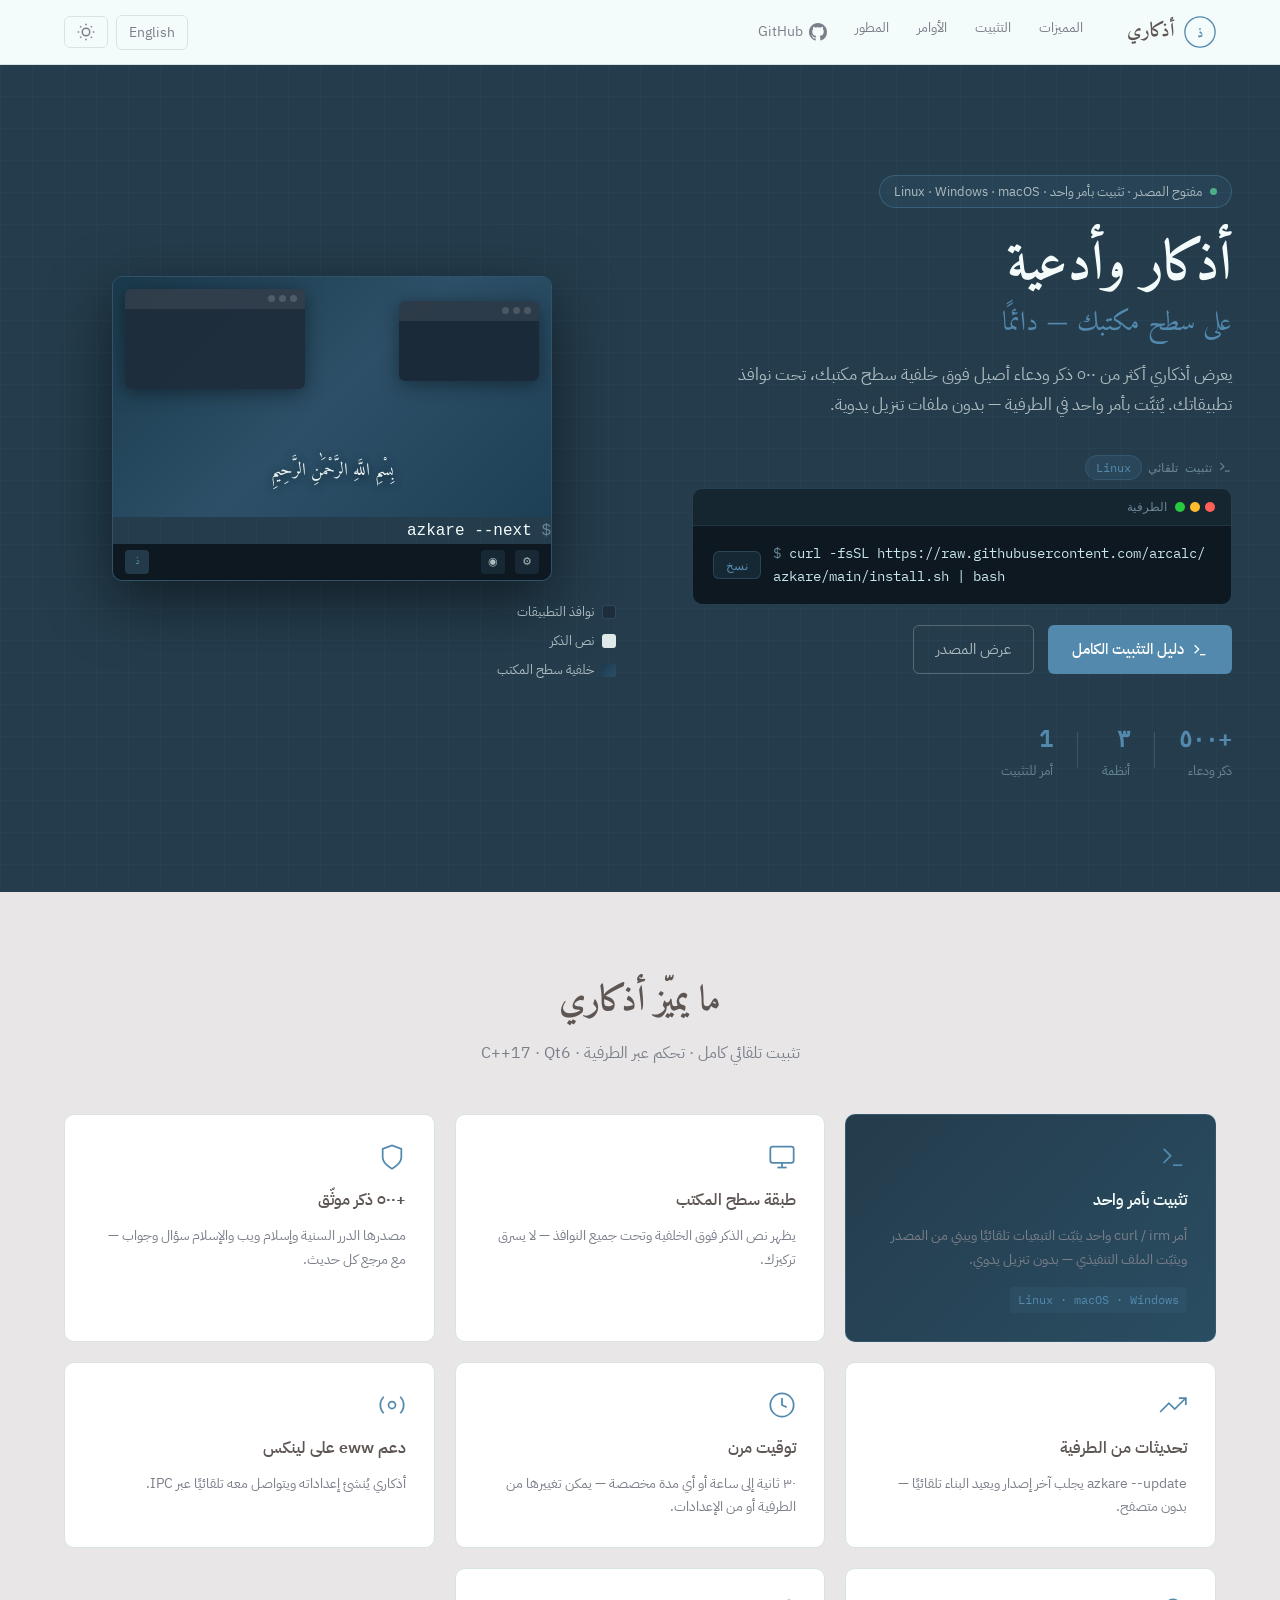
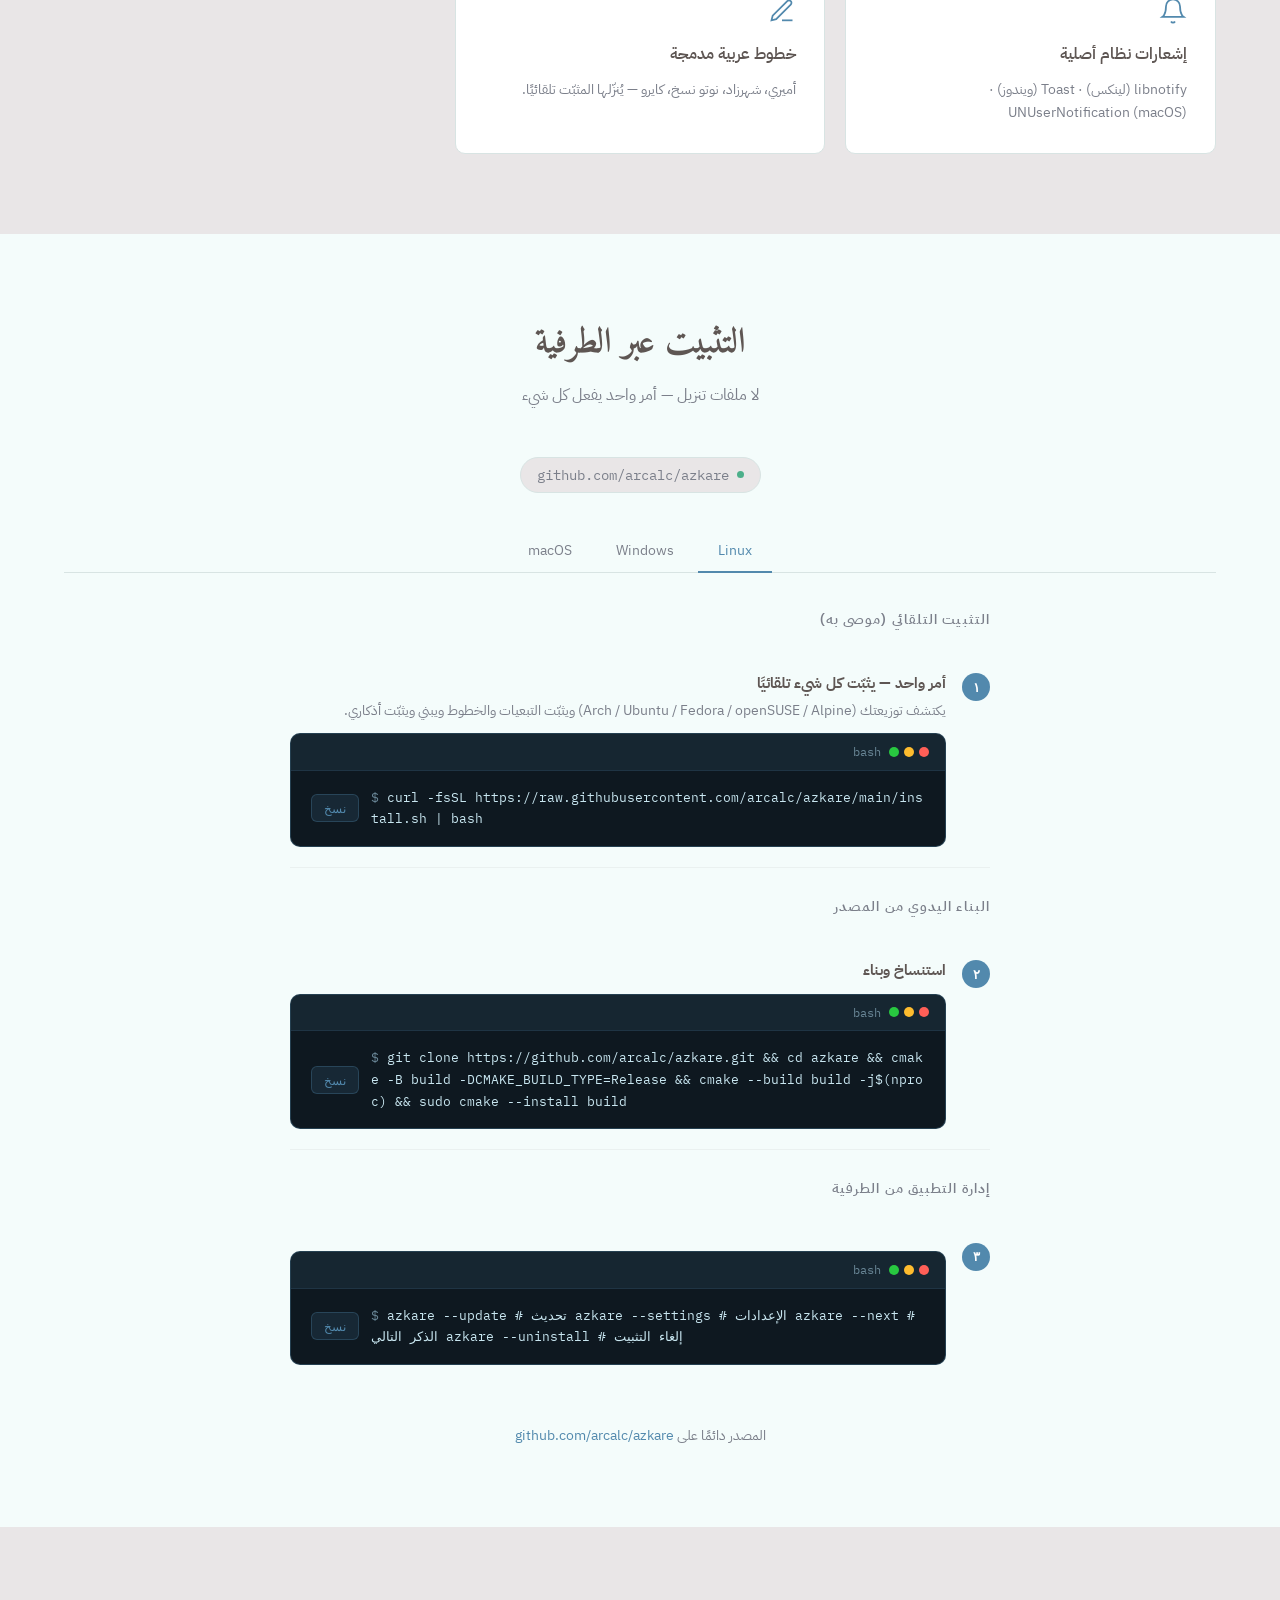
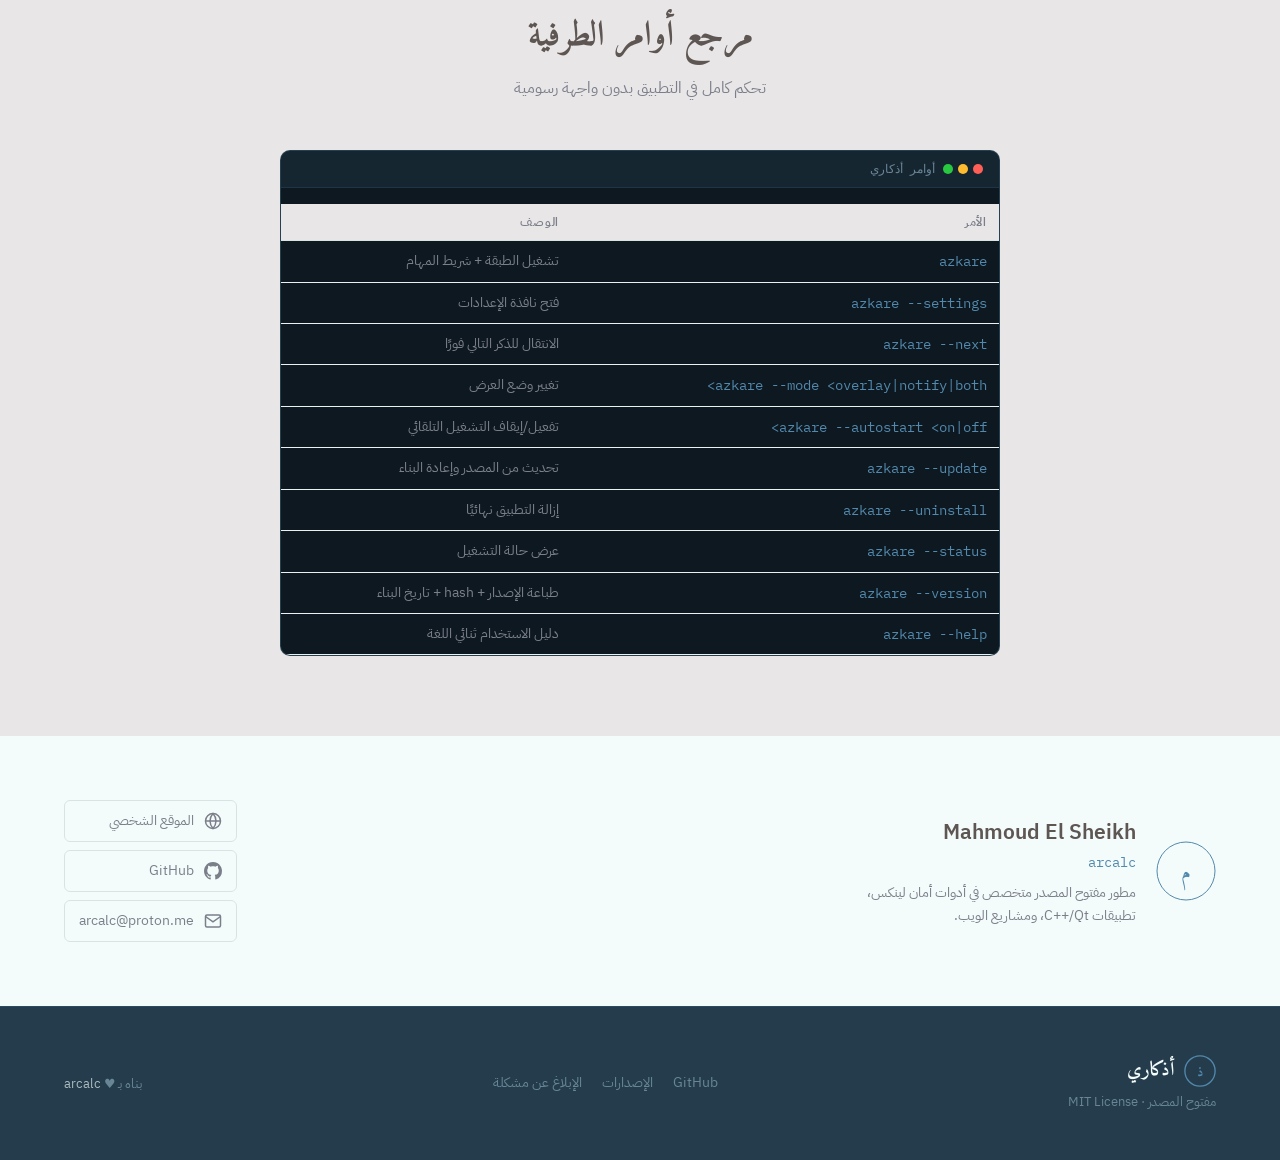
<file: website/index.html>
<!DOCTYPE html>
<html lang="ar" dir="rtl">
<head>
  <meta charset="UTF-8" />
  <meta name="viewport" content="width=device-width, initial-scale=1.0, viewport-fit=cover" />
  <title>أذكاري — Azkare | أذكار وأدعية على سطح مكتبك</title>
  <meta name="description" content="تطبيق مكتبي مفتوح المصدر — Linux وWindows وmacOS — يُثبَّت بأمر واحد في الطرفية" />
  <meta name="theme-color" content="#243C4C" />
  <link rel="icon" type="image/svg+xml" href="assets/icon.svg" />
  <link rel="preconnect" href="https://fonts.googleapis.com" />
  <link rel="preconnect" href="https://fonts.gstatic.com" crossorigin />
  <link href="https://fonts.googleapis.com/css2?family=Amiri:wght@400;700&family=IBM+Plex+Sans+Arabic:wght@300;400;500;600&family=IBM+Plex+Mono:wght@400;500&display=swap" rel="stylesheet" />
  <link rel="stylesheet" href="styles.css" />
</head>
<body>

<!-- NAV -->
<header class="site-header" id="top">
  <nav class="nav-inner">
    <a href="#top" class="nav-logo" aria-label="أذكاري">
      <svg class="logo-mark" viewBox="0 0 36 36" aria-hidden="true">
        <circle cx="18" cy="18" r="17" fill="none" stroke="currentColor" stroke-width="1.5"/>
        <text x="18" y="24" text-anchor="middle" font-family="Amiri,serif" font-size="16" fill="currentColor">ذ</text>
      </svg>
      <span class="logo-text" data-ar="أذكاري" data-en="Azkare">أذكاري</span>
    </a>
    <ul class="nav-links" role="list">
      <li><a href="#features"  data-ar="المميزات"  data-en="Features">المميزات</a></li>
      <li><a href="#install"   data-ar="التثبيت"   data-en="Install">التثبيت</a></li>
      <li><a href="#cli"       data-ar="الأوامر"   data-en="CLI">الأوامر</a></li>
      <li><a href="#developer" data-ar="المطور"    data-en="Developer">المطور</a></li>
      <li><a href="https://github.com/arcalc/azkare" class="nav-github" target="_blank" rel="noopener">
        <svg viewBox="0 0 16 16" width="18" height="18" fill="currentColor"><path d="M8 0C3.58 0 0 3.58 0 8c0 3.54 2.29 6.53 5.47 7.59.4.07.55-.17.55-.38l-.01-1.49c-2.01.37-2.53-.49-2.69-.94-.09-.23-.48-.94-.82-1.13-.28-.15-.68-.52-.01-.53.63-.01 1.08.58 1.23.82.72 1.21 1.87.87 2.33.66.07-.52.28-.87.51-1.07-1.78-.2-3.64-.89-3.64-3.95 0-.87.31-1.59.82-2.15-.08-.2-.36-1.02.08-2.12 0 0 .67-.21 2.2.82.64-.18 1.32-.27 2-.27.68 0 1.36.09 2 .27 1.53-1.04 2.2-.82 2.2-.82.44 1.1.16 1.92.08 2.12.51.56.82 1.27.82 2.15 0 3.07-1.87 3.75-3.65 3.95.29.25.54.73.54 1.48l-.01 2.2c0 .21.15.46.55.38A8.013 8.013 0 0016 8c0-4.42-3.58-8-8-8z"/></svg>
        GitHub
      </a></li>
    </ul>
    <div class="nav-actions">
      <button class="lang-toggle" id="langToggle"><span data-ar="English" data-en="عربي">English</span></button>
      <button class="theme-toggle" id="themeToggle" aria-label="Toggle theme">
        <svg class="icon-sun" viewBox="0 0 24 24" width="18" height="18" fill="none" stroke="currentColor" stroke-width="2"><circle cx="12" cy="12" r="5"/><line x1="12" y1="1" x2="12" y2="3"/><line x1="12" y1="21" x2="12" y2="23"/><line x1="4.22" y1="4.22" x2="5.64" y2="5.64"/><line x1="18.36" y1="18.36" x2="19.78" y2="19.78"/><line x1="1" y1="12" x2="3" y2="12"/><line x1="21" y1="12" x2="23" y2="12"/><line x1="4.22" y1="19.78" x2="5.64" y2="18.36"/><line x1="18.36" y1="5.64" x2="19.78" y2="4.22"/></svg>
        <svg class="icon-moon" viewBox="0 0 24 24" width="18" height="18" fill="none" stroke="currentColor" stroke-width="2"><path d="M21 12.79A9 9 0 1111.21 3 7 7 0 0021 12.79z"/></svg>
      </button>
    </div>
  </nav>
</header>

<main>
<!-- HERO -->
<section class="hero" id="hero">
  <div class="hero-bg-grid" aria-hidden="true"></div>
  <div class="hero-content">
    <div class="hero-badge">
      <span class="badge-dot"></span>
      <span data-ar="مفتوح المصدر · تثبيت بأمر واحد · Linux · Windows · macOS"
            data-en="Open Source · One-Command Install · Linux · Windows · macOS">
        مفتوح المصدر · تثبيت بأمر واحد · Linux · Windows · macOS
      </span>
    </div>
    <h1 class="hero-title">
      <span class="hero-title-ar" data-ar="أذكار وأدعية" data-en="Adhkar &amp; Duas">أذكار وأدعية</span>
      <span class="hero-title-sub" data-ar="على سطح مكتبك — دائمًا" data-en="on your desktop — always">على سطح مكتبك — دائمًا</span>
    </h1>
    <p class="hero-body"
       data-ar="يعرض أذكاري أكثر من ٥٠٠ ذكر ودعاء أصيل فوق خلفية سطح مكتبك، تحت نوافذ تطبيقاتك. يُثبَّت بأمر واحد في الطرفية — بدون ملفات تنزيل يدوية."
       data-en="Azkare displays 500+ verified Adhkar above your desktop wallpaper, beneath your app windows. Installed with a single terminal command — no manual file downloads.">
      يعرض أذكاري أكثر من ٥٠٠ ذكر ودعاء أصيل فوق خلفية سطح مكتبك، تحت نوافذ تطبيقاتك. يُثبَّت بأمر واحد في الطرفية — بدون ملفات تنزيل يدوية.
    </p>

    <!-- Hero quick-install box -->
    <div class="hero-terminal">
      <div class="os-label">
        <svg viewBox="0 0 24 24" width="14" height="14" fill="none" stroke="currentColor" stroke-width="2"><polyline points="4 17 10 11 4 5"/><line x1="12" y1="19" x2="20" y2="19"/></svg>
        <span id="heroOsLabel" data-ar="تثبيت تلقائي" data-en="Quick Install">تثبيت تلقائي</span>
        <span class="os-pill" id="heroOsPill">Linux / macOS</span>
      </div>
      <div class="terminal-box">
        <div class="terminal-bar">
          <div class="terminal-dots"><i></i><i></i><i></i></div>
          <span data-ar="الطرفية" data-en="Terminal">الطرفية</span>
        </div>
        <div class="terminal-cmd">
          <code id="heroCmd"><span class="cmd-prompt">$ </span>curl -fsSL https://raw.githubusercontent.com/arcalc/azkare/main/install.sh | bash</code>
          <button class="copy-btn" data-copy="heroCmd" aria-label="Copy">
            <span data-ar="نسخ" data-en="Copy">نسخ</span>
          </button>
        </div>
      </div>
    </div>

    <div class="hero-cta-row" style="margin-top:20px">
      <a href="#install" class="btn-primary">
        <svg viewBox="0 0 24 24" width="16" height="16" fill="none" stroke="currentColor" stroke-width="2"><polyline points="4 17 10 11 4 5"/><line x1="12" y1="19" x2="20" y2="19"/></svg>
        <span data-ar="دليل التثبيت الكامل" data-en="Full Install Guide">دليل التثبيت الكامل</span>
      </a>
      <a href="https://github.com/arcalc/azkare" class="btn-ghost" target="_blank" rel="noopener">
        <span data-ar="عرض المصدر" data-en="View Source">عرض المصدر</span>
      </a>
    </div>

    <div class="hero-stats">
      <div class="stat"><span class="stat-num">+٥٠٠</span><span class="stat-lbl" data-ar="ذكر ودعاء" data-en="Adhkar">ذكر ودعاء</span></div>
      <div class="stat-div"></div>
      <div class="stat"><span class="stat-num">٣</span><span class="stat-lbl" data-ar="أنظمة" data-en="Platforms">أنظمة</span></div>
      <div class="stat-div"></div>
      <div class="stat"><span class="stat-num">1</span><span class="stat-lbl" data-ar="أمر للتثبيت" data-en="Command to install">أمر للتثبيت</span></div>
    </div>
  </div>

  <!-- Mockup -->
  <div class="hero-mockup" aria-hidden="true">
    <div class="mockup-screen">
      <div class="mockup-wallpaper">
        <div class="mockup-overlay-text">
          <div class="dhikr-line amiri">بِسْمِ اللَّهِ الرَّحْمَٰنِ الرَّحِيمِ</div>
        </div>
        <div class="mockup-window mockup-window-1"><div class="win-bar"><span></span><span></span><span></span></div><div class="win-content"></div></div>
        <div class="mockup-window mockup-window-2"><div class="win-bar"><span></span><span></span><span></span></div><div class="win-content"></div></div>
      </div>
      <!-- Terminal overlay at bottom of mockup -->
      <div class="mockup-terminal-strip">
        <code><span style="color:#698696">$</span> azkare --next</code>
      </div>
      <div class="mockup-taskbar">
        <div class="taskbar-icon">⚙</div><div class="taskbar-icon">◉</div>
        <div class="taskbar-icon tray-icon">ذ</div>
      </div>
    </div>
    <div class="mockup-legend">
      <div class="legend-row"><span class="legend-box app"></span><span data-ar="نوافذ التطبيقات" data-en="App windows">نوافذ التطبيقات</span></div>
      <div class="legend-row"><span class="legend-box dhikr"></span><span data-ar="نص الذكر" data-en="Dhikr text">نص الذكر</span></div>
      <div class="legend-row"><span class="legend-box wallpaper"></span><span data-ar="خلفية سطح المكتب" data-en="Wallpaper">خلفية سطح المكتب</span></div>
    </div>
  </div>
</section>

<!-- FEATURES -->
<section class="features" id="features">
  <div class="section-inner">
    <h2 class="section-title" data-ar="ما يميّز أذكاري" data-en="What makes Azkare different">ما يميّز أذكاري</h2>
    <p class="section-sub" data-ar="تثبيت تلقائي كامل · تحكم عبر الطرفية · C++17 · Qt6" data-en="Fully automatic install · Terminal control · C++17 · Qt6">تثبيت تلقائي كامل · تحكم عبر الطرفية · C++17 · Qt6</p>
    <div class="features-grid">
      <article class="feature-card feature-primary">
        <div class="feature-icon"><svg viewBox="0 0 24 24" fill="none" stroke="currentColor" stroke-width="1.5" width="28" height="28"><polyline points="4 17 10 11 4 5"/><line x1="12" y1="19" x2="20" y2="19"/></svg></div>
        <h3 data-ar="تثبيت بأمر واحد" data-en="One-Command Install">تثبيت بأمر واحد</h3>
        <p data-ar="أمر curl / irm واحد يثبّت التبعيات تلقائيًا ويبني من المصدر ويثبّت الملف التنفيذي — بدون تنزيل يدوي." data-en="One curl / irm command auto-installs all dependencies, builds from source, and places the binary — no manual downloads.">أمر curl / irm واحد يثبّت التبعيات تلقائيًا ويبني من المصدر ويثبّت الملف التنفيذي — بدون تنزيل يدوي.</p>
        <div class="feature-tag">Linux · macOS · Windows</div>
      </article>
      <article class="feature-card">
        <div class="feature-icon"><svg viewBox="0 0 24 24" fill="none" stroke="currentColor" stroke-width="1.5" width="28" height="28"><rect x="2" y="3" width="20" height="14" rx="2"/><line x1="8" y1="21" x2="16" y2="21"/><line x1="12" y1="17" x2="12" y2="21"/></svg></div>
        <h3 data-ar="طبقة سطح المكتب" data-en="Desktop Wallpaper Layer">طبقة سطح المكتب</h3>
        <p data-ar="يظهر نص الذكر فوق الخلفية وتحت جميع النوافذ — لا يسرق تركيزك." data-en="Dhikr text appears above the wallpaper, below all windows — never steals focus.">يظهر نص الذكر فوق الخلفية وتحت جميع النوافذ — لا يسرق تركيزك.</p>
      </article>
      <article class="feature-card">
        <div class="feature-icon"><svg viewBox="0 0 24 24" fill="none" stroke="currentColor" stroke-width="1.5" width="28" height="28"><path d="M12 22s8-4 8-10V5l-8-3-8 3v7c0 6 8 10 8 10z"/></svg></div>
        <h3 data-ar="+٥٠٠ ذكر موثّق" data-en="500+ Verified Adhkar">+٥٠٠ ذكر موثّق</h3>
        <p data-ar="مصدرها الدرر السنية وإسلام ويب والإسلام سؤال وجواب — مع مرجع كل حديث." data-en="Sourced from Dorar.net, IslamWeb, and IslamQA — every entry carries its hadith reference.">مصدرها الدرر السنية وإسلام ويب والإسلام سؤال وجواب — مع مرجع كل حديث.</p>
      </article>
      <article class="feature-card">
        <div class="feature-icon"><svg viewBox="0 0 24 24" fill="none" stroke="currentColor" stroke-width="1.5" width="28" height="28"><polyline points="23 6 13.5 15.5 8.5 10.5 1 18"/><polyline points="17 6 23 6 23 12"/></svg></div>
        <h3 data-ar="تحديثات من الطرفية" data-en="Terminal Updates">تحديثات من الطرفية</h3>
        <p data-ar="azkare --update يجلب آخر إصدار ويعيد البناء تلقائيًا — بدون متصفح." data-en="azkare --update fetches the latest release and rebuilds automatically — no browser needed."><code>azkare --update</code> يجلب آخر إصدار ويعيد البناء تلقائيًا — بدون متصفح.</p>
      </article>
      <article class="feature-card">
        <div class="feature-icon"><svg viewBox="0 0 24 24" fill="none" stroke="currentColor" stroke-width="1.5" width="28" height="28"><circle cx="12" cy="12" r="10"/><polyline points="12 6 12 12 16 14"/></svg></div>
        <h3 data-ar="توقيت مرن" data-en="Flexible Timer">توقيت مرن</h3>
        <p data-ar="٣٠ ثانية إلى ساعة أو أي مدة مخصصة — يمكن تغييرها من الطرفية أو من الإعدادات." data-en="30 seconds to 1 hour or any custom interval — changeable from CLI or settings GUI.">٣٠ ثانية إلى ساعة أو أي مدة مخصصة.</p>
      </article>
      <article class="feature-card">
        <div class="feature-icon"><svg viewBox="0 0 24 24" fill="none" stroke="currentColor" stroke-width="1.5" width="28" height="28"><circle cx="12" cy="12" r="3"/><path d="M19.07 4.93a10 10 0 010 14.14M4.93 4.93a10 10 0 000 14.14"/></svg></div>
        <h3 data-ar="دعم eww على لينكس" data-en="eww Support (Linux)">دعم eww على لينكس</h3>
        <p data-ar="أذكاري يُنشئ إعداداته ويتواصل معه تلقائيًا عبر IPC." data-en="Azkare auto-generates the eww config and communicates via IPC.">أذكاري يُنشئ إعداداته ويتواصل معه تلقائيًا عبر IPC.</p>
      </article>
      <article class="feature-card">
        <div class="feature-icon"><svg viewBox="0 0 24 24" fill="none" stroke="currentColor" stroke-width="1.5" width="28" height="28"><path d="M18 8A6 6 0 006 8c0 7-3 9-3 9h18s-3-2-3-9"/><path d="M13.73 21a2 2 0 01-3.46 0"/></svg></div>
        <h3 data-ar="إشعارات نظام أصلية" data-en="Native Notifications">إشعارات نظام أصلية</h3>
        <p data-ar="libnotify (لينكس) · Toast (ويندوز) · UNUserNotification (macOS)" data-en="libnotify (Linux) · Toast (Windows) · UNUserNotification (macOS)">libnotify · Toast · UNUserNotification</p>
      </article>
      <article class="feature-card">
        <div class="feature-icon"><svg viewBox="0 0 24 24" fill="none" stroke="currentColor" stroke-width="1.5" width="28" height="28"><path d="M12 20h9"/><path d="M16.5 3.5a2.121 2.121 0 013 3L7 19l-4 1 1-4L16.5 3.5z"/></svg></div>
        <h3 data-ar="خطوط عربية مدمجة" data-en="Bundled Arabic Fonts">خطوط عربية مدمجة</h3>
        <p data-ar="أميري، شهرزاد، نوتو نسخ، كايرو — يُنزّلها المثبّت تلقائيًا." data-en="Amiri, Scheherazade, Noto Naskh, Cairo — downloaded automatically by the installer.">أميري، شهرزاد، نوتو نسخ، كايرو — يُنزّلها المثبّت تلقائيًا.</p>
      </article>
    </div>
  </div>
</section>

<!-- INSTALL -->
<section class="download" id="install">
  <div class="section-inner">
    <h2 class="section-title" data-ar="التثبيت عبر الطرفية" data-en="Terminal Installation">التثبيت عبر الطرفية</h2>
    <p class="section-sub" data-ar="لا ملفات تنزيل — أمر واحد يفعل كل شيء" data-en="No file downloads — one command does everything">لا ملفات تنزيل — أمر واحد يفعل كل شيء</p>

    <div class="version-banner" id="versionBanner" aria-live="polite">
      <span class="version-dot"></span>
      <span id="versionText">...</span>
    </div>

    <div class="platform-tabs" role="tablist">
      <button class="tab-btn active" role="tab" aria-selected="true"  data-tab="linux"   id="tab-linux">Linux</button>
      <button class="tab-btn"        role="tab" aria-selected="false" data-tab="windows" id="tab-windows">Windows</button>
      <button class="tab-btn"        role="tab" aria-selected="false" data-tab="macos"   id="tab-macos">macOS</button>
    </div>

    <div class="tab-panels">

      <!-- LINUX -->
      <div class="tab-panel active" id="panel-linux" role="tabpanel">
        <div class="install-steps">
          <h4 data-ar="التثبيت التلقائي (موصى به)" data-en="Automatic Install (Recommended)">التثبيت التلقائي (موصى به)</h4>
          <div class="step">
            <span class="step-num">١</span>
            <div class="step-body">
              <strong data-ar="أمر واحد — يثبّت كل شيء تلقائيًا" data-en="One command — installs everything automatically">أمر واحد — يثبّت كل شيء تلقائيًا</strong>
              <p data-ar="يكتشف توزيعتك (Arch / Ubuntu / Fedora / openSUSE / Alpine) ويثبّت التبعيات والخطوط ويبني ويثبّت أذكاري." data-en="Detects your distro (Arch / Ubuntu / Fedora / openSUSE / Alpine), installs dependencies + fonts, builds and installs Azkare.">يكتشف توزيعتك ويثبّت التبعيات والخطوط ويبني ويثبّت أذكاري.</p>
              <div class="step-terminal">
                <div class="terminal-box">
                  <div class="terminal-bar"><div class="terminal-dots"><i></i><i></i><i></i></div><span>bash</span></div>
                  <div class="terminal-cmd">
                    <code id="cmd-linux-install"><span class="cmd-prompt">$ </span>curl -fsSL https://raw.githubusercontent.com/arcalc/azkare/main/install.sh | bash</code>
                    <button class="copy-btn" data-copy="cmd-linux-install"><span data-ar="نسخ" data-en="Copy">نسخ</span></button>
                  </div>
                </div>
              </div>
            </div>
          </div>

          <h4 style="margin-top:28px" data-ar="البناء اليدوي من المصدر" data-en="Manual Build from Source">البناء اليدوي من المصدر</h4>
          <div class="step">
            <span class="step-num">٢</span>
            <div class="step-body">
              <strong data-ar="استنساخ وبناء" data-en="Clone and build">استنساخ وبناء</strong>
              <div class="step-terminal">
                <div class="terminal-box">
                  <div class="terminal-bar"><div class="terminal-dots"><i></i><i></i><i></i></div><span>bash</span></div>
                  <div class="terminal-cmd">
                    <code id="cmd-linux-manual"><span class="cmd-prompt">$ </span>git clone https://github.com/arcalc/azkare.git &amp;&amp; cd azkare &amp;&amp; cmake -B build -DCMAKE_BUILD_TYPE=Release &amp;&amp; cmake --build build -j$(nproc) &amp;&amp; sudo cmake --install build</code>
                    <button class="copy-btn" data-copy="cmd-linux-manual"><span data-ar="نسخ" data-en="Copy">نسخ</span></button>
                  </div>
                </div>
              </div>
            </div>
          </div>

          <h4 style="margin-top:28px" data-ar="إدارة التطبيق من الطرفية" data-en="Manage from Terminal">إدارة التطبيق من الطرفية</h4>
          <div class="step">
            <span class="step-num">٣</span>
            <div class="step-body">
              <div class="step-terminal">
                <div class="terminal-box">
                  <div class="terminal-bar"><div class="terminal-dots"><i></i><i></i><i></i></div><span>bash</span></div>
                  <div class="terminal-cmd">
                    <code id="cmd-linux-manage"><span class="cmd-prompt">$ </span>azkare --update      # تحديث
azkare --settings    # الإعدادات
azkare --next        # الذكر التالي
azkare --uninstall   # إلغاء التثبيت</code>
                    <button class="copy-btn" data-copy="cmd-linux-manage"><span data-ar="نسخ" data-en="Copy">نسخ</span></button>
                  </div>
                </div>
              </div>
            </div>
          </div>
        </div>
      </div>

      <!-- WINDOWS -->
      <div class="tab-panel" id="panel-windows" role="tabpanel">
        <div class="install-steps">
          <h4 data-ar="التثبيت التلقائي (PowerShell)" data-en="Automatic Install (PowerShell)">التثبيت التلقائي (PowerShell)</h4>
          <div class="step">
            <span class="step-num">1</span>
            <div class="step-body">
              <strong data-ar="افتح PowerShell كمسؤول وشغّل:" data-en="Open PowerShell as Administrator and run:">افتح PowerShell كمسؤول وشغّل:</strong>
              <p data-ar="يثبّت Git وCMake وأدوات C++ وQt6 تلقائيًا عبر winget ثم يبني أذكاري." data-en="Automatically installs Git, CMake, C++ tools, and Qt6 via winget, then builds Azkare.">يثبّت كل التبعيات تلقائيًا عبر winget ثم يبني أذكاري.</p>
              <div class="step-terminal">
                <div class="terminal-box">
                  <div class="terminal-bar"><div class="terminal-dots"><i></i><i></i><i></i></div><span>PowerShell</span></div>
                  <div class="terminal-cmd">
                    <code id="cmd-win-install"><span class="cmd-prompt">PS&gt; </span>irm https://raw.githubusercontent.com/arcalc/azkare/main/install.ps1 | iex</code>
                    <button class="copy-btn" data-copy="cmd-win-install"><span data-ar="نسخ" data-en="Copy">نسخ</span></button>
                  </div>
                </div>
              </div>
            </div>
          </div>
          <h4 style="margin-top:28px" data-ar="إدارة التطبيق" data-en="Manage">إدارة التطبيق</h4>
          <div class="step">
            <span class="step-num">2</span>
            <div class="step-body">
              <div class="step-terminal">
                <div class="terminal-box">
                  <div class="terminal-bar"><div class="terminal-dots"><i></i><i></i><i></i></div><span>PowerShell</span></div>
                  <div class="terminal-cmd">
                    <code id="cmd-win-manage"><span class="cmd-prompt">PS&gt; </span>azkare --update
azkare --settings
azkare --uninstall</code>
                    <button class="copy-btn" data-copy="cmd-win-manage"><span data-ar="نسخ" data-en="Copy">نسخ</span></button>
                  </div>
                </div>
              </div>
            </div>
          </div>
        </div>
      </div>

      <!-- MACOS -->
      <div class="tab-panel" id="panel-macos" role="tabpanel">
        <div class="install-steps">
          <h4 data-ar="التثبيت التلقائي (Homebrew + CMake)" data-en="Automatic Install (Homebrew + CMake)">التثبيت التلقائي</h4>
          <div class="step">
            <span class="step-num">1</span>
            <div class="step-body">
              <strong data-ar="تأكد من تثبيت Homebrew أولاً ثم شغّل:" data-en="Ensure Homebrew is installed, then run:">تأكد من تثبيت Homebrew أولاً ثم شغّل:</strong>
              <div class="step-terminal">
                <div class="terminal-box">
                  <div class="terminal-bar"><div class="terminal-dots"><i></i><i></i><i></i></div><span>zsh</span></div>
                  <div class="terminal-cmd">
                    <code id="cmd-mac-install"><span class="cmd-prompt">% </span>curl -fsSL https://raw.githubusercontent.com/arcalc/azkare/main/install.sh | bash</code>
                    <button class="copy-btn" data-copy="cmd-mac-install"><span data-ar="نسخ" data-en="Copy">نسخ</span></button>
                  </div>
                </div>
              </div>
            </div>
          </div>
          <div class="step">
            <span class="step-num">2</span>
            <div class="step-body">
              <strong data-ar="إذا لم يكن Homebrew مثبتًا:" data-en="If Homebrew is not installed:">إذا لم يكن Homebrew مثبتًا:</strong>
              <div class="step-terminal">
                <div class="terminal-box">
                  <div class="terminal-bar"><div class="terminal-dots"><i></i><i></i><i></i></div><span>zsh</span></div>
                  <div class="terminal-cmd">
                    <code id="cmd-mac-brew"><span class="cmd-prompt">% </span>/bin/bash -c "$(curl -fsSL https://raw.githubusercontent.com/Homebrew/install/HEAD/install.sh)"</code>
                    <button class="copy-btn" data-copy="cmd-mac-brew"><span data-ar="نسخ" data-en="Copy">نسخ</span></button>
                  </div>
                </div>
              </div>
            </div>
          </div>
        </div>
      </div>

    </div><!-- /.tab-panels -->

    <p class="fallback-link">
      <span data-ar="المصدر دائمًا على" data-en="Source always on">المصدر دائمًا على</span>
      <a href="https://github.com/arcalc/azkare" target="_blank" rel="noopener">github.com/arcalc/azkare</a>
    </p>
  </div>
</section>

<!-- CLI REFERENCE -->
<section class="dhikr-preview" id="cli">
  <div class="section-inner">
    <h2 class="section-title" data-ar="مرجع أوامر الطرفية" data-en="CLI Reference">مرجع أوامر الطرفية</h2>
    <p class="section-sub" data-ar="تحكم كامل في التطبيق بدون واجهة رسومية" data-en="Full control without opening a GUI">تحكم كامل في التطبيق بدون واجهة رسومية</p>
    <div class="terminal-box" style="max-width:720px;margin:0 auto">
      <div class="terminal-bar"><div class="terminal-dots"><i></i><i></i><i></i></div><span data-ar="أوامر أذكاري" data-en="Azkare CLI">أوامر أذكاري</span></div>
      <table class="cli-table">
        <thead><tr>
          <th data-ar="الأمر" data-en="Command">الأمر</th>
          <th data-ar="الوصف" data-en="Description">الوصف</th>
        </tr></thead>
        <tbody>
          <tr><td>azkare</td><td data-ar="تشغيل الطبقة + شريط المهام" data-en="Start overlay + system tray">تشغيل الطبقة + شريط المهام</td></tr>
          <tr><td>azkare --settings</td><td data-ar="فتح نافذة الإعدادات" data-en="Open settings window">فتح نافذة الإعدادات</td></tr>
          <tr><td>azkare --next</td><td data-ar="الانتقال للذكر التالي فورًا" data-en="Rotate to next Dhikr immediately">الانتقال للذكر التالي فورًا</td></tr>
          <tr><td>azkare --mode &lt;overlay|notify|both&gt;</td><td data-ar="تغيير وضع العرض" data-en="Change display mode">تغيير وضع العرض</td></tr>
          <tr><td>azkare --autostart &lt;on|off&gt;</td><td data-ar="تفعيل/إيقاف التشغيل التلقائي" data-en="Toggle autostart at login">تفعيل/إيقاف التشغيل التلقائي</td></tr>
          <tr><td>azkare --update</td><td data-ar="تحديث من المصدر وإعادة البناء" data-en="Update from source and rebuild">تحديث من المصدر وإعادة البناء</td></tr>
          <tr><td>azkare --uninstall</td><td data-ar="إزالة التطبيق نهائيًا" data-en="Remove Azkare completely">إزالة التطبيق نهائيًا</td></tr>
          <tr><td>azkare --status</td><td data-ar="عرض حالة التشغيل" data-en="Show running status">عرض حالة التشغيل</td></tr>
          <tr><td>azkare --version</td><td data-ar="طباعة الإصدار + hash + تاريخ البناء" data-en="Print version + git hash + build date">طباعة الإصدار + hash + تاريخ البناء</td></tr>
          <tr><td>azkare --help</td><td data-ar="دليل الاستخدام ثنائي اللغة" data-en="Bilingual usage guide">دليل الاستخدام ثنائي اللغة</td></tr>
        </tbody>
      </table>
    </div>
  </div>
</section>

<!-- DEVELOPER -->
<section class="developer" id="developer">
  <div class="section-inner developer-inner">
    <div class="dev-bio">
      <div class="dev-avatar"><svg viewBox="0 0 60 60" width="60" height="60"><circle cx="30" cy="30" r="29" fill="none" stroke="currentColor" stroke-width="1"/><text x="30" y="38" text-anchor="middle" font-family="Amiri,serif" font-size="22" fill="currentColor">م</text></svg></div>
      <div>
        <h2>Mahmoud El Sheikh</h2>
        <p class="dev-handle">arcalc</p>
        <p class="dev-desc" data-ar="مطور مفتوح المصدر متخصص في أدوات أمان لينكس، تطبيقات C++/Qt، ومشاريع الويب." data-en="Open-source developer specializing in Linux security tools, C++/Qt desktop apps, and web projects.">مطور مفتوح المصدر متخصص في أدوات أمان لينكس، تطبيقات C++/Qt، ومشاريع الويب.</p>
      </div>
    </div>
    <div class="dev-links">
      <a href="https://arcalc.github.io/arcalc" class="dev-link" target="_blank" rel="noopener"><svg viewBox="0 0 24 24" width="18" height="18" fill="none" stroke="currentColor" stroke-width="2"><circle cx="12" cy="12" r="10"/><line x1="2" y1="12" x2="22" y2="12"/><path d="M12 2a15.3 15.3 0 014 10 15.3 15.3 0 01-4 10 15.3 15.3 0 01-4-10 15.3 15.3 0 014-10z"/></svg><span data-ar="الموقع الشخصي" data-en="Portfolio">الموقع الشخصي</span></a>
      <a href="https://github.com/arcalc/azkare" class="dev-link" target="_blank" rel="noopener"><svg viewBox="0 0 16 16" width="18" height="18" fill="currentColor"><path d="M8 0C3.58 0 0 3.58 0 8c0 3.54 2.29 6.53 5.47 7.59.4.07.55-.17.55-.38l-.01-1.49c-2.01.37-2.53-.49-2.69-.94-.09-.23-.48-.94-.82-1.13-.28-.15-.68-.52-.01-.53.63-.01 1.08.58 1.23.82.72 1.21 1.87.87 2.33.66.07-.52.28-.87.51-1.07-1.78-.2-3.64-.89-3.64-3.95 0-.87.31-1.59.82-2.15-.08-.2-.36-1.02.08-2.12 0 0 .67-.21 2.2.82.64-.18 1.32-.27 2-.27.68 0 1.36.09 2 .27 1.53-1.04 2.2-.82 2.2-.82.44 1.1.16 1.92.08 2.12.51.56.82 1.27.82 2.15 0 3.07-1.87 3.75-3.65 3.95.29.25.54.73.54 1.48l-.01 2.2c0 .21.15.46.55.38A8.013 8.013 0 0016 8c0-4.42-3.58-8-8-8z"/></svg>GitHub</a>
      <a href="mailto:arcalc@proton.me" class="dev-link"><svg viewBox="0 0 24 24" width="18" height="18" fill="none" stroke="currentColor" stroke-width="2"><path d="M4 4h16c1.1 0 2 .9 2 2v12c0 1.1-.9 2-2 2H4c-1.1 0-2-.9-2-2V6c0-1.1.9-2 2-2z"/><polyline points="22,6 12,13 2,6"/></svg>arcalc@proton.me</a>
    </div>
  </div>
</section>
</main>

<footer class="site-footer">
  <div class="footer-inner">
    <div class="footer-logo">
      <a href="#top" class="nav-logo"><svg class="logo-mark" viewBox="0 0 36 36"><circle cx="18" cy="18" r="17" fill="none" stroke="currentColor" stroke-width="1.5"/><text x="18" y="24" text-anchor="middle" font-family="Amiri,serif" font-size="16" fill="currentColor">ذ</text></svg><span class="logo-text">أذكاري</span></a>
      <p data-ar="مفتوح المصدر · MIT License" data-en="Open Source · MIT License">مفتوح المصدر · MIT License</p>
    </div>
    <div class="footer-links">
      <a href="https://github.com/arcalc/azkare" target="_blank" rel="noopener">GitHub</a>
      <a href="https://github.com/arcalc/azkare/releases" target="_blank" rel="noopener" data-ar="الإصدارات" data-en="Releases">الإصدارات</a>
      <a href="https://github.com/arcalc/azkare/issues"   target="_blank" rel="noopener" data-ar="الإبلاغ عن مشكلة" data-en="Report Issue">الإبلاغ عن مشكلة</a>
    </div>
    <p class="footer-copy"><span data-ar="بناه بـ ♥ " data-en="Built with ♥ by ">بناه بـ ♥ </span><a href="https://arcalc.github.io/arcalc" target="_blank" rel="noopener">arcalc</a></p>
  </div>
</footer>
<script src="app.js"></script>
</body>
</html>
</file>
<file: website/styles.css>
/* ═══════════════════════════════════════════════════════════════════════════
   Azkare (أذكاري) — Official Website
   Design: Arctic Reflection + Urban Slate palettes, Amiri + IBM Plex Sans Arabic
   ═══════════════════════════════════════════════════════════════════════════ */

/* ── Color tokens ─────────────────────────────────────────────────────────── */
:root {
  /* Arctic Reflection */
  --arctic-navy:    #243C4C;
  --arctic-blue:    #5289AD;
  --arctic-teal:    #698696;
  --arctic-silver:  #ACBCBF;
  --arctic-ice:     #F4FCFB;

  /* Urban Slate */
  --slate-offwhite: #E9E6E7;
  --slate-charcoal: #5E5653;
  --slate-gray:     #7B7F8A;
  --slate-taupe:    #AB978C;
  --slate-blue:     #6B7C98;

  /* Semantic tokens — light mode */
  --bg:          var(--arctic-ice);
  --bg-alt:      var(--slate-offwhite);
  --bg-card:     #fff;
  --bg-nav:      rgba(244,252,251,0.88);
  --border:      #d8e4e3;
  --border-soft: #eaf1f0;

  --text:        var(--slate-charcoal);
  --text-muted:  var(--slate-gray);
  --text-faint:  var(--arctic-silver);
  --text-on-dark: var(--arctic-ice);

  --accent:      var(--arctic-blue);
  --accent-hover:#3f6e90;
  --accent-soft: rgba(82,137,173,0.10);
  --accent-teal: var(--arctic-teal);

  --hero-bg:     var(--arctic-navy);
  --hero-text:   var(--arctic-ice);
  --hero-muted:  var(--arctic-silver);

  --step-num-bg: var(--arctic-blue);
  --code-bg:     #1e2d38;
  --code-text:   #c8e6f0;

  --shadow-card: 0 1px 4px rgba(36,60,76,0.07), 0 4px 16px rgba(36,60,76,0.05);
  --shadow-nav:  0 1px 0 var(--border);
  --radius:      10px;
  --radius-sm:   6px;

  color-scheme: light;
}

@media (prefers-color-scheme: dark) {
  :root:not([data-theme="light"]) {
    --bg:          #131e26;
    --bg-alt:      #0e1820;
    --bg-card:     #1a2a36;
    --bg-nav:      rgba(14,24,32,0.92);
    --border:      #2a3f50;
    --border-soft: #1f3040;

    --text:        var(--arctic-ice);
    --text-muted:  var(--arctic-silver);
    --text-faint:  var(--arctic-teal);
    --text-on-dark: var(--arctic-ice);

    --accent:      #6dafd4;
    --accent-hover:#88c5e4;
    --accent-soft: rgba(82,137,173,0.15);
    --accent-teal: var(--arctic-teal);

    --hero-bg:     #0e1820;
    --shadow-card: 0 1px 4px rgba(0,0,0,0.3), 0 4px 16px rgba(0,0,0,0.2);

    color-scheme: dark;
  }
}

:root[data-theme="dark"] {
  --bg:          #131e26;
  --bg-alt:      #0e1820;
  --bg-card:     #1a2a36;
  --bg-nav:      rgba(14,24,32,0.92);
  --border:      #2a3f50;
  --border-soft: #1f3040;
  --text:        var(--arctic-ice);
  --text-muted:  var(--arctic-silver);
  --text-faint:  var(--arctic-teal);
  --accent:      #6dafd4;
  --accent-hover:#88c5e4;
  --accent-soft: rgba(82,137,173,0.15);
  --hero-bg:     #0e1820;
  --shadow-card: 0 1px 4px rgba(0,0,0,0.3), 0 4px 16px rgba(0,0,0,0.2);
  color-scheme: dark;
}

/* ── Reset & base ─────────────────────────────────────────────────────────── */
*, *::before, *::after { box-sizing: border-box; margin: 0; padding: 0; }

html {
  scroll-behavior: smooth;
  scroll-padding-top: 72px;
  font-size: 16px;
  -webkit-text-size-adjust: 100%;
}

body {
  font-family: 'IBM Plex Sans Arabic', 'Amiri', system-ui, sans-serif;
  background: var(--bg);
  color: var(--text);
  line-height: 1.65;
  min-height: 100vh;
  transition: background 0.25s, color 0.25s;
}

/* Arabic / RTL typography */
.amiri { font-family: 'Amiri', serif; }

a { color: var(--accent); text-decoration: none; }
a:hover { color: var(--accent-hover); }

img, svg { display: block; }

/* ── Navigation ───────────────────────────────────────────────────────────── */
.site-header {
  position: sticky;
  top: 0;
  z-index: 100;
  background: var(--bg-nav);
  backdrop-filter: blur(12px);
  -webkit-backdrop-filter: blur(12px);
  box-shadow: var(--shadow-nav);
}

.nav-inner {
  max-width: 1200px;
  margin: 0 auto;
  padding: 0 24px;
  height: 64px;
  display: flex;
  align-items: center;
  gap: 32px;
}

.nav-logo {
  display: flex;
  align-items: center;
  gap: 10px;
  color: var(--text);
  font-weight: 600;
  font-size: 1.1rem;
  text-decoration: none;
}

.logo-mark {
  color: var(--accent);
  flex-shrink: 0;
  width: 32px;
  height: 32px;
}

.logo-text { font-family: 'Amiri', serif; font-size: 1.2rem; }

.nav-links {
  display: flex;
  list-style: none;
  gap: 4px;
  margin-inline-start: auto;
}

[dir="ltr"] .nav-links { margin-inline-start: auto; margin-inline-end: 0; }
[dir="rtl"] .nav-links { margin-inline-end: auto; margin-inline-start: 0; }

.nav-links a {
  color: var(--text-muted);
  font-size: 0.9rem;
  padding: 6px 12px;
  border-radius: var(--radius-sm);
  transition: color 0.15s, background 0.15s;
}
.nav-links a:hover {
  color: var(--text);
  background: var(--accent-soft);
}

.nav-github {
  display: flex;
  align-items: center;
  gap: 6px;
}

.nav-actions {
  display: flex;
  align-items: center;
  gap: 8px;
  margin-inline-start: 16px;
}

.lang-toggle,
.theme-toggle {
  background: none;
  border: 1px solid var(--border);
  border-radius: var(--radius-sm);
  color: var(--text-muted);
  padding: 6px 12px;
  font-size: 0.85rem;
  font-family: inherit;
  cursor: pointer;
  transition: border-color 0.15s, color 0.15s;
  display: flex;
  align-items: center;
  gap: 6px;
}
.lang-toggle:hover,
.theme-toggle:hover {
  border-color: var(--accent);
  color: var(--accent);
}

.theme-toggle .icon-moon { display: none; }
[data-theme="dark"] .theme-toggle .icon-sun  { display: none; }
[data-theme="dark"] .theme-toggle .icon-moon { display: block; }
@media (prefers-color-scheme: dark) {
  :root:not([data-theme="light"]) .theme-toggle .icon-sun  { display: none; }
  :root:not([data-theme="light"]) .theme-toggle .icon-moon { display: block; }
}

/* ── Sections shared ──────────────────────────────────────────────────────── */
.section-inner {
  max-width: 1200px;
  margin: 0 auto;
  padding: 80px 24px;
}

.section-title {
  font-family: 'Amiri', serif;
  font-size: clamp(1.6rem, 3vw, 2.2rem);
  font-weight: 700;
  color: var(--text);
  text-align: center;
  margin-bottom: 10px;
}

.section-sub {
  color: var(--text-muted);
  text-align: center;
  font-size: 1rem;
  margin-bottom: 48px;
}

/* ── Hero ─────────────────────────────────────────────────────────────────── */
.hero {
  background: var(--hero-bg);
  color: var(--hero-text);
  position: relative;
  overflow: hidden;
  display: grid;
  grid-template-columns: 1fr 1fr;
  gap: 48px;
  align-items: center;
  min-height: 92vh;
  padding: 80px 48px;
}

@media (max-width: 900px) {
  .hero { grid-template-columns: 1fr; min-height: auto; padding: 60px 24px; }
  .hero-mockup { display: none; }
}

.hero-bg-grid {
  position: absolute;
  inset: 0;
  background-image:
    linear-gradient(rgba(82,137,173,0.06) 1px, transparent 1px),
    linear-gradient(90deg, rgba(82,137,173,0.06) 1px, transparent 1px);
  background-size: 32px 32px;
  pointer-events: none;
}

.hero-content {
  position: relative;
  z-index: 1;
  max-width: 560px;
}

[dir="ltr"] .hero-content { margin-right: auto; }
[dir="rtl"] .hero-content { margin-left: auto; }

.hero-badge {
  display: inline-flex;
  align-items: center;
  gap: 8px;
  border: 1px solid rgba(82,137,173,0.4);
  background: rgba(82,137,173,0.1);
  color: var(--arctic-silver);
  font-size: 0.8rem;
  padding: 5px 14px;
  border-radius: 100px;
  margin-bottom: 24px;
}

.badge-dot {
  width: 7px;
  height: 7px;
  border-radius: 50%;
  background: #4caf8a;
  flex-shrink: 0;
  animation: pulse 2.4s ease-in-out infinite;
}

@keyframes pulse {
  0%, 100% { opacity: 1; }
  50%       { opacity: 0.4; }
}

.hero-title {
  font-family: 'Amiri', serif;
  font-size: clamp(2.2rem, 5vw, 3.4rem);
  line-height: 1.25;
  margin-bottom: 20px;
  color: var(--arctic-ice);
}

.hero-title-sub {
  display: block;
  font-size: clamp(1.1rem, 2.5vw, 1.7rem);
  color: var(--arctic-blue);
  font-weight: 400;
  margin-top: 6px;
}

.hero-body {
  color: var(--arctic-silver);
  font-size: 1.05rem;
  line-height: 1.75;
  margin-bottom: 36px;
  max-width: 50ch;
}

.hero-cta-row {
  display: flex;
  align-items: center;
  gap: 14px;
  flex-wrap: wrap;
  margin-bottom: 44px;
}

.btn-primary {
  display: inline-flex;
  align-items: center;
  gap: 8px;
  background: var(--arctic-blue);
  color: #fff;
  padding: 12px 24px;
  border-radius: var(--radius-sm);
  font-size: 0.95rem;
  font-weight: 500;
  transition: background 0.15s, transform 0.1s;
  text-decoration: none;
}
.btn-primary:hover {
  background: var(--accent-hover);
  color: #fff;
  transform: translateY(-1px);
}

.btn-ghost {
  display: inline-flex;
  align-items: center;
  gap: 8px;
  border: 1px solid rgba(172,188,191,0.35);
  color: var(--arctic-silver);
  padding: 11px 22px;
  border-radius: var(--radius-sm);
  font-size: 0.95rem;
  transition: border-color 0.15s, color 0.15s;
  text-decoration: none;
}
.btn-ghost:hover {
  border-color: var(--arctic-blue);
  color: var(--arctic-ice);
}

.hero-stats {
  display: flex;
  align-items: center;
  gap: 24px;
  flex-wrap: wrap;
}

.stat { display: flex; flex-direction: column; gap: 2px; }
.stat-num {
  font-family: 'IBM Plex Mono', monospace;
  font-size: 1.5rem;
  font-weight: 600;
  color: var(--arctic-blue);
}
.stat-lbl { font-size: 0.8rem; color: var(--arctic-teal); }
.stat-div { width: 1px; height: 36px; background: rgba(172,188,191,0.2); }

/* ── Mockup ───────────────────────────────────────────────────────────────── */
.hero-mockup {
  position: relative;
  z-index: 1;
  display: flex;
  flex-direction: column;
  align-items: center;
  gap: 20px;
}

.mockup-screen {
  width: 100%;
  max-width: 440px;
  border-radius: 10px;
  overflow: hidden;
  border: 1px solid rgba(82,137,173,0.3);
  box-shadow: 0 20px 60px rgba(0,0,0,0.5);
}

.mockup-wallpaper {
  background: linear-gradient(135deg, #1a3a4c 0%, #2d5068 50%, #1e4056 100%);
  height: 240px;
  position: relative;
  overflow: hidden;
}

.mockup-overlay-text {
  position: absolute;
  bottom: 32px;
  left: 0;
  right: 0;
  text-align: center;
  padding: 0 20px;
  z-index: 1;
}

.dhikr-line {
  color: rgba(244,252,251,0.95);
  font-size: 1.1rem;
  line-height: 1.6;
  text-shadow: 0 2px 8px rgba(0,0,0,0.6);
  direction: rtl;
}

.mockup-window {
  position: absolute;
  border-radius: 6px;
  overflow: hidden;
  box-shadow: 0 4px 20px rgba(0,0,0,0.4);
}
.mockup-window-1 {
  top: 12px;
  left: 12px;
  width: 180px;
  height: 100px;
  background: rgba(30,45,60,0.95);
  z-index: 2;
}
.mockup-window-2 {
  top: 24px;
  right: 12px;
  width: 140px;
  height: 80px;
  background: rgba(26,40,54,0.92);
  z-index: 2;
}

.win-bar {
  height: 20px;
  background: rgba(255,255,255,0.08);
  display: flex;
  align-items: center;
  gap: 4px;
  padding: 0 8px;
}
.win-bar span {
  width: 7px;
  height: 7px;
  border-radius: 50%;
  background: rgba(255,255,255,0.15);
}
.win-content {
  padding: 8px;
  display: flex;
  flex-direction: column;
  gap: 5px;
}

.mockup-taskbar {
  height: 36px;
  background: rgba(14,24,32,0.98);
  display: flex;
  align-items: center;
  padding: 0 12px;
  gap: 10px;
}
.taskbar-icon {
  width: 24px;
  height: 24px;
  border-radius: 4px;
  background: rgba(82,137,173,0.15);
  display: flex;
  align-items: center;
  justify-content: center;
  font-size: 11px;
  color: var(--arctic-silver);
}
.taskbar-icon.tray-icon {
  margin-inline-start: auto;
  background: rgba(82,137,173,0.3);
  color: var(--arctic-blue);
  font-family: 'Amiri', serif;
}

.mockup-legend {
  display: flex;
  flex-direction: column;
  gap: 8px;
  font-size: 0.8rem;
  color: var(--arctic-silver);
  align-self: flex-start;
}
.legend-row { display: flex; align-items: center; gap: 8px; }
.legend-box {
  width: 14px;
  height: 14px;
  border-radius: 3px;
  flex-shrink: 0;
}
.legend-box.app      { background: rgba(30,45,60,0.95); border: 1px solid rgba(82,137,173,0.3); }
.legend-box.dhikr    { background: rgba(244,252,251,0.9); }
.legend-box.wallpaper{ background: linear-gradient(135deg, #1a3a4c, #2d5068); }

/* ── Features grid ────────────────────────────────────────────────────────── */
.features { background: var(--bg-alt); }

.features-grid {
  display: grid;
  grid-template-columns: repeat(auto-fill, minmax(280px, 1fr));
  gap: 20px;
}

.feature-card {
  background: var(--bg-card);
  border: 1px solid var(--border);
  border-radius: var(--radius);
  padding: 28px;
  transition: border-color 0.15s, box-shadow 0.15s;
}
.feature-card:hover {
  border-color: var(--accent);
  box-shadow: var(--shadow-card);
}

.feature-primary {
  background: linear-gradient(135deg, var(--arctic-navy) 0%, #2a4d62 100%);
  border-color: rgba(82,137,173,0.3);
  color: var(--arctic-ice);
}
.feature-primary h3,
.feature-primary p { color: var(--arctic-ice); }
.feature-primary .feature-icon { color: var(--arctic-blue); }

.feature-icon {
  color: var(--accent);
  margin-bottom: 16px;
}
.feature-card h3 {
  font-size: 1rem;
  font-weight: 600;
  margin-bottom: 10px;
}
.feature-card p {
  color: var(--text-muted);
  font-size: 0.9rem;
  line-height: 1.65;
}
.feature-tag {
  margin-top: 16px;
  font-size: 0.75rem;
  font-family: 'IBM Plex Mono', monospace;
  color: var(--arctic-blue);
  background: var(--accent-soft);
  padding: 3px 8px;
  border-radius: 4px;
  display: inline-block;
}

/* ── Download section ─────────────────────────────────────────────────────── */
.download { background: var(--bg); }

.version-banner {
  display: inline-flex;
  align-items: center;
  gap: 8px;
  border: 1px solid var(--border);
  background: var(--bg-alt);
  color: var(--text-muted);
  font-size: 0.85rem;
  font-family: 'IBM Plex Mono', monospace;
  padding: 6px 16px;
  border-radius: 100px;
  margin-bottom: 36px;
  display: flex;
  justify-content: center;
  width: fit-content;
  margin-inline: auto;
}
.version-dot {
  width: 7px;
  height: 7px;
  border-radius: 50%;
  background: #4caf8a;
  flex-shrink: 0;
}

.platform-tabs {
  display: flex;
  gap: 4px;
  border-bottom: 1px solid var(--border);
  margin-bottom: 36px;
  justify-content: center;
}

.tab-btn {
  display: flex;
  align-items: center;
  gap: 8px;
  background: none;
  border: none;
  border-bottom: 2px solid transparent;
  color: var(--text-muted);
  font-size: 0.9rem;
  font-family: inherit;
  padding: 10px 20px;
  cursor: pointer;
  transition: color 0.15s, border-color 0.15s;
  margin-bottom: -1px;
}
.tab-btn:hover { color: var(--text); }
.tab-btn.active {
  color: var(--accent);
  border-bottom-color: var(--accent);
}

.tab-panels { max-width: 700px; margin: 0 auto; }

.tab-panel { display: none; }
.tab-panel.active { display: block; }

.download-actions {
  display: flex;
  gap: 12px;
  flex-wrap: wrap;
  margin-bottom: 36px;
}

.btn-download svg { flex-shrink: 0; }

.install-steps { display: flex; flex-direction: column; gap: 0; }

.install-steps h4 {
  font-size: 0.85rem;
  font-weight: 600;
  text-transform: uppercase;
  letter-spacing: 0.08em;
  color: var(--text-muted);
  margin-bottom: 20px;
}

.step {
  display: flex;
  gap: 16px;
  padding: 20px 0;
  border-bottom: 1px solid var(--border-soft);
}
.step:last-child { border-bottom: none; }

.step-num {
  width: 28px;
  height: 28px;
  border-radius: 50%;
  background: var(--accent);
  color: #fff;
  font-family: 'IBM Plex Mono', monospace;
  font-size: 0.8rem;
  font-weight: 600;
  display: flex;
  align-items: center;
  justify-content: center;
  flex-shrink: 0;
  margin-top: 2px;
}

.step-body strong { display: block; font-size: 0.95rem; margin-bottom: 4px; }
.step-body p {
  color: var(--text-muted);
  font-size: 0.88rem;
  line-height: 1.6;
  margin-bottom: 8px;
}

.code-block {
  display: block;
  background: var(--code-bg);
  color: var(--code-text);
  font-family: 'IBM Plex Mono', monospace;
  font-size: 0.82rem;
  padding: 10px 14px;
  border-radius: var(--radius-sm);
  overflow-x: auto;
  direction: ltr;
  text-align: left;
  border: 1px solid rgba(82,137,173,0.2);
}

.alt-install {
  margin-top: 24px;
  font-size: 0.85rem;
  color: var(--text-muted);
  text-align: center;
}

.fallback-link {
  text-align: center;
  color: var(--text-muted);
  font-size: 0.85rem;
  margin-top: 40px;
}

/* ── Dhikr preview ────────────────────────────────────────────────────────── */
.dhikr-preview { background: var(--bg-alt); }

.dhikr-cards {
  display: grid;
  grid-template-columns: repeat(auto-fill, minmax(240px, 1fr));
  gap: 16px;
}

.dhikr-card {
  background: var(--bg-card);
  border: 1px solid var(--border);
  border-radius: var(--radius);
  padding: 24px;
  text-align: center;
  direction: rtl;
}

.dhikr-arabic {
  font-size: 1.15rem;
  line-height: 1.9;
  color: var(--text);
  margin-bottom: 12px;
}

.dhikr-source {
  font-size: 0.75rem;
  color: var(--text-muted);
  font-family: 'IBM Plex Mono', monospace;
  border-top: 1px solid var(--border-soft);
  padding-top: 10px;
}

/* ── Developer ────────────────────────────────────────────────────────────── */
.developer { background: var(--bg); }

.developer-inner {
  display: flex;
  justify-content: space-between;
  align-items: center;
  flex-wrap: wrap;
  gap: 32px;
  padding-block: 64px;
}

.dev-bio {
  display: flex;
  align-items: center;
  gap: 20px;
}
.dev-avatar {
  color: var(--accent);
  flex-shrink: 0;
}
.dev-bio h2 {
  font-size: 1.3rem;
  font-weight: 600;
  margin-bottom: 2px;
}
.dev-handle {
  font-family: 'IBM Plex Mono', monospace;
  font-size: 0.85rem;
  color: var(--accent);
  margin-bottom: 8px;
}
.dev-desc {
  color: var(--text-muted);
  font-size: 0.9rem;
  max-width: 36ch;
  line-height: 1.6;
}

.dev-links {
  display: flex;
  flex-direction: column;
  gap: 8px;
}
.dev-link {
  display: flex;
  align-items: center;
  gap: 10px;
  color: var(--text-muted);
  font-size: 0.9rem;
  padding: 8px 14px;
  border-radius: var(--radius-sm);
  border: 1px solid var(--border);
  transition: border-color 0.15s, color 0.15s;
}
.dev-link:hover {
  border-color: var(--accent);
  color: var(--accent);
}

/* ── Footer ───────────────────────────────────────────────────────────────── */
.site-footer {
  background: var(--arctic-navy);
  color: var(--arctic-silver);
  border-top: 1px solid rgba(82,137,173,0.2);
}

.footer-inner {
  max-width: 1200px;
  margin: 0 auto;
  padding: 48px 24px;
  display: flex;
  justify-content: space-between;
  align-items: center;
  flex-wrap: wrap;
  gap: 24px;
}

.footer-logo p {
  font-size: 0.8rem;
  color: var(--arctic-teal);
  margin-top: 4px;
}
.footer-logo .nav-logo {
  color: var(--arctic-ice);
}
.footer-logo .logo-mark { color: var(--arctic-blue); }

.footer-links {
  display: flex;
  gap: 20px;
  flex-wrap: wrap;
}
.footer-links a {
  color: var(--arctic-teal);
  font-size: 0.85rem;
  transition: color 0.15s;
}
.footer-links a:hover { color: var(--arctic-ice); }

.footer-copy {
  font-size: 0.8rem;
  color: var(--arctic-teal);
}
.footer-copy a { color: var(--arctic-silver); }
.footer-copy a:hover { color: var(--arctic-ice); }

/* ── Responsive ───────────────────────────────────────────────────────────── */
@media (max-width: 768px) {
  .nav-links { display: none; }

  .hero { padding: 48px 20px; gap: 32px; }

  .features-grid { grid-template-columns: 1fr; }

  .platform-tabs { overflow-x: auto; justify-content: flex-start; }
  .tab-btn { flex-shrink: 0; }

  .developer-inner { flex-direction: column; align-items: flex-start; }
  .footer-inner { flex-direction: column; align-items: flex-start; }

  .dhikr-cards { grid-template-columns: 1fr; }
}

/* ── Focus / accessibility ────────────────────────────────────────────────── */
:focus-visible {
  outline: 2px solid var(--accent);
  outline-offset: 3px;
  border-radius: 3px;
}

@media (prefers-reduced-motion: reduce) {
  *, *::before, *::after { animation: none !important; transition-duration: 0.01ms !important; }
  html { scroll-behavior: auto; }
}

/* ── Terminal install block ──────────────────────────────────────────────── */
.terminal-box {
  background: #0e1820;
  border: 1px solid rgba(82,137,173,0.35);
  border-radius: var(--radius);
  overflow: hidden;
  margin: 0;
}
.terminal-bar {
  background: rgba(82,137,173,0.12);
  padding: 8px 16px;
  display: flex;
  align-items: center;
  gap: 8px;
  border-bottom: 1px solid rgba(82,137,173,0.15);
}
.terminal-bar span {
  font-family: 'IBM Plex Mono', monospace;
  font-size: 0.75rem;
  color: var(--arctic-teal);
}
.terminal-dots { display: flex; gap: 5px; }
.terminal-dots i {
  width: 10px; height: 10px;
  border-radius: 50%;
  display: block;
}
.terminal-dots i:nth-child(1) { background: #ff5f57; }
.terminal-dots i:nth-child(2) { background: #febc2e; }
.terminal-dots i:nth-child(3) { background: #28c840; }
.terminal-cmd {
  display: flex;
  align-items: center;
  gap: 12px;
  padding: 16px 20px;
}
.terminal-cmd code {
  font-family: 'IBM Plex Mono', monospace;
  font-size: 0.88rem;
  color: #c8e6f0;
  flex: 1;
  direction: ltr;
  text-align: left;
  word-break: break-all;
}
.terminal-cmd code .cmd-prompt { color: var(--arctic-teal); user-select: none; }
.copy-btn {
  background: rgba(82,137,173,0.15);
  border: 1px solid rgba(82,137,173,0.3);
  color: var(--arctic-blue);
  border-radius: var(--radius-sm);
  padding: 5px 12px;
  font-size: 0.78rem;
  font-family: 'IBM Plex Mono', monospace;
  cursor: pointer;
  transition: background 0.15s, color 0.15s;
  white-space: nowrap;
  flex-shrink: 0;
}
.copy-btn:hover { background: var(--arctic-blue); color: #fff; }
.copy-btn.copied { background: #2a7a52; border-color: #2a7a52; color: #fff; }

.hero-terminal {
  margin-top: 32px;
  max-width: 540px;
}
.hero-terminal .os-label {
  font-size: 0.75rem;
  color: var(--arctic-teal);
  font-family: 'IBM Plex Mono', monospace;
  margin-bottom: 8px;
  display: flex;
  align-items: center;
  gap: 6px;
}
.os-pill {
  background: rgba(82,137,173,0.15);
  border: 1px solid rgba(82,137,173,0.25);
  border-radius: 100px;
  padding: 2px 10px;
  font-size: 0.72rem;
  color: var(--arctic-blue);
}

/* step terminal blocks */
.step-terminal { margin-top: 10px; }
.step-terminal .terminal-cmd code { font-size: 0.82rem; }

/* cli reference table */
.cli-table {
  width: 100%;
  border-collapse: collapse;
  font-size: 0.85rem;
  margin-top: 16px;
}
.cli-table th {
  text-align: start;
  padding: 8px 12px;
  background: var(--bg-alt);
  color: var(--text-muted);
  font-weight: 600;
  border-bottom: 1px solid var(--border);
  font-size: 0.78rem;
  text-transform: uppercase;
  letter-spacing: 0.06em;
}
.cli-table td {
  padding: 9px 12px;
  border-bottom: 1px solid var(--border-soft);
  vertical-align: top;
}
.cli-table td:first-child {
  font-family: 'IBM Plex Mono', monospace;
  color: var(--accent);
  white-space: nowrap;
}
.cli-table td:last-child { color: var(--text-muted); }
</file>
